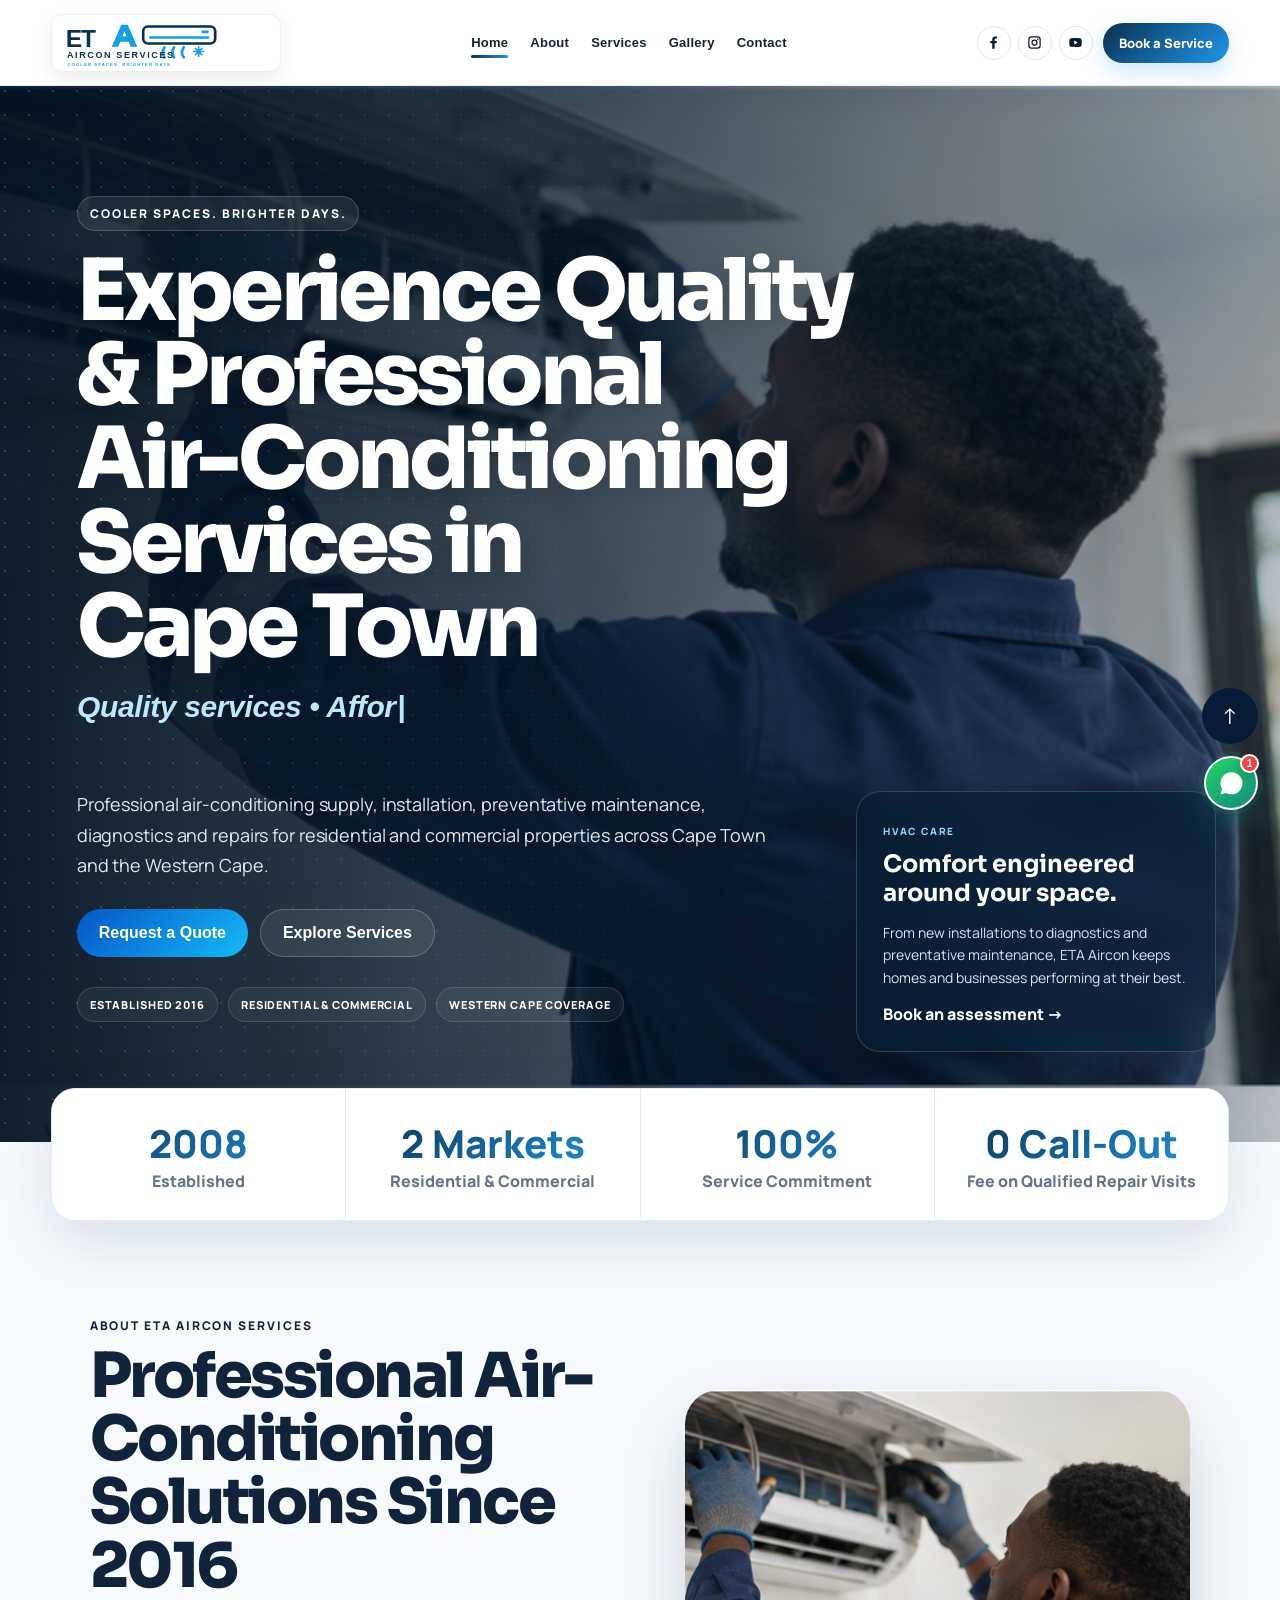
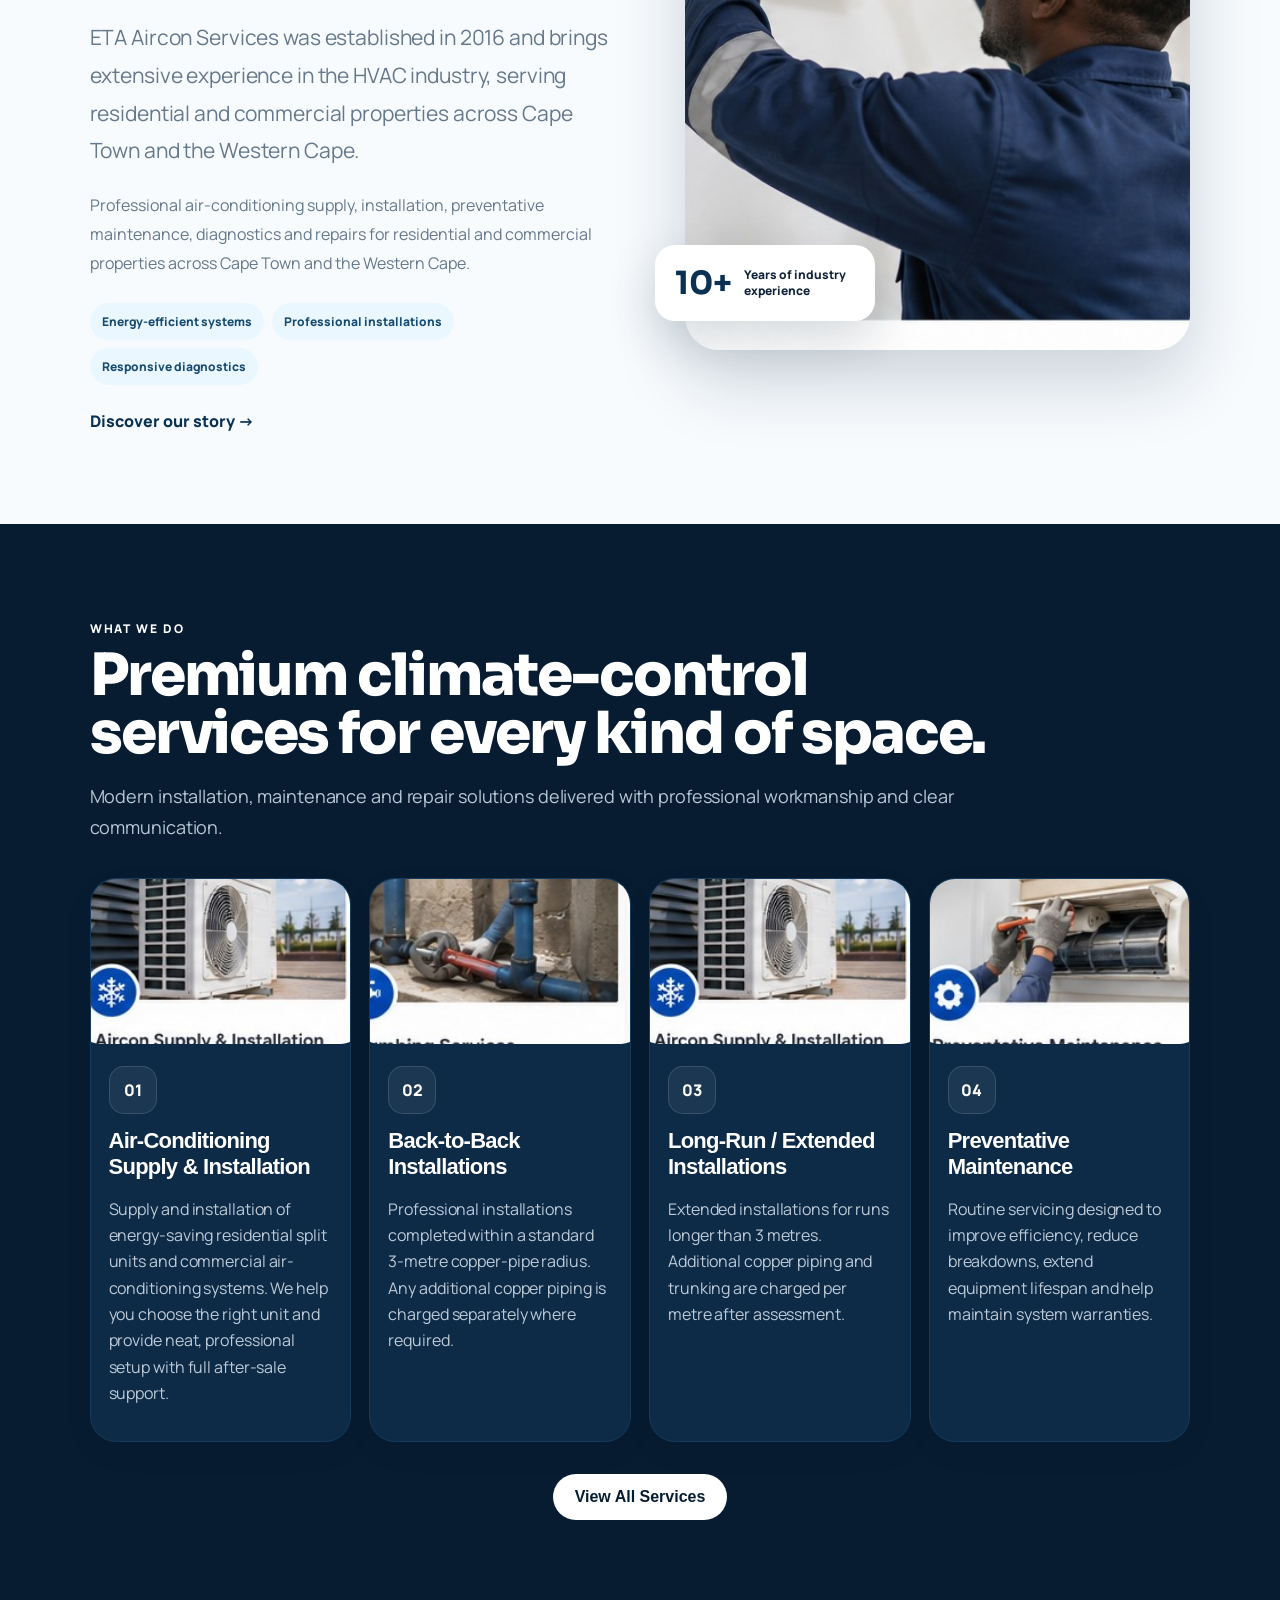
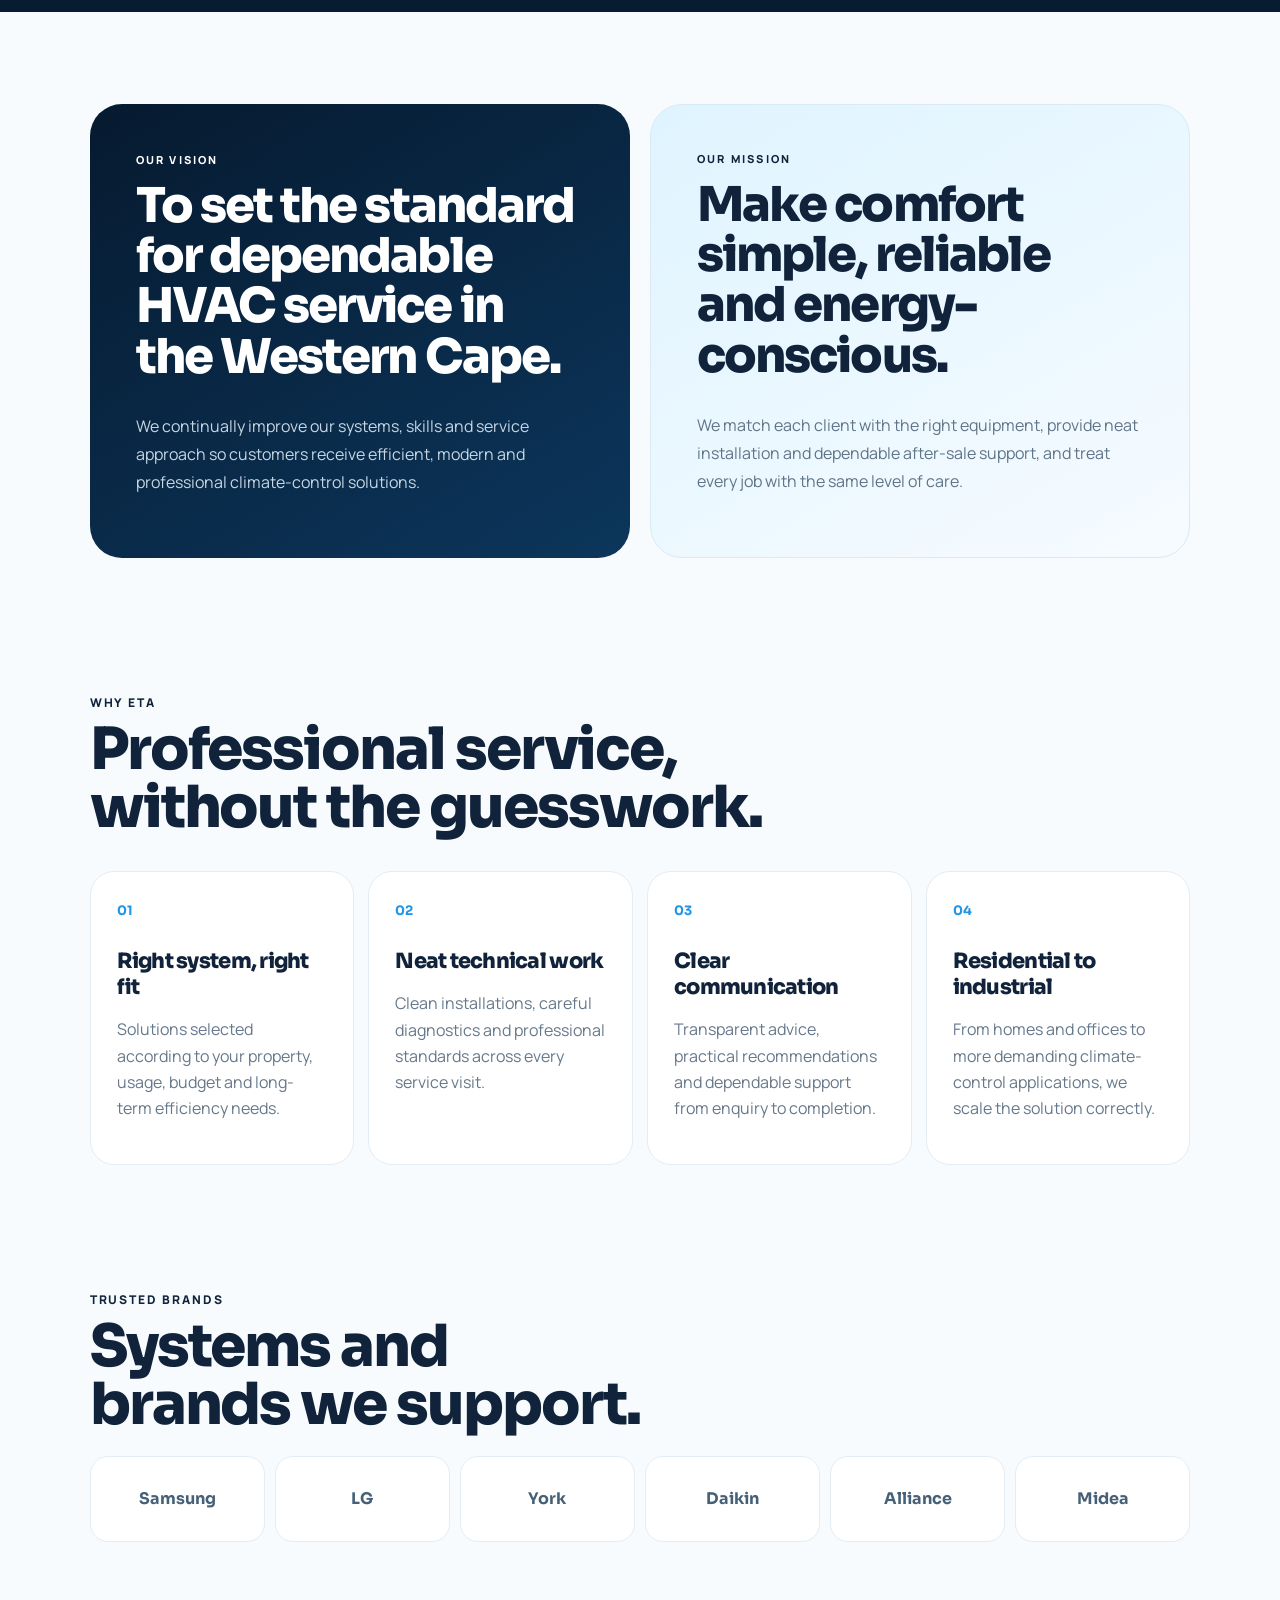
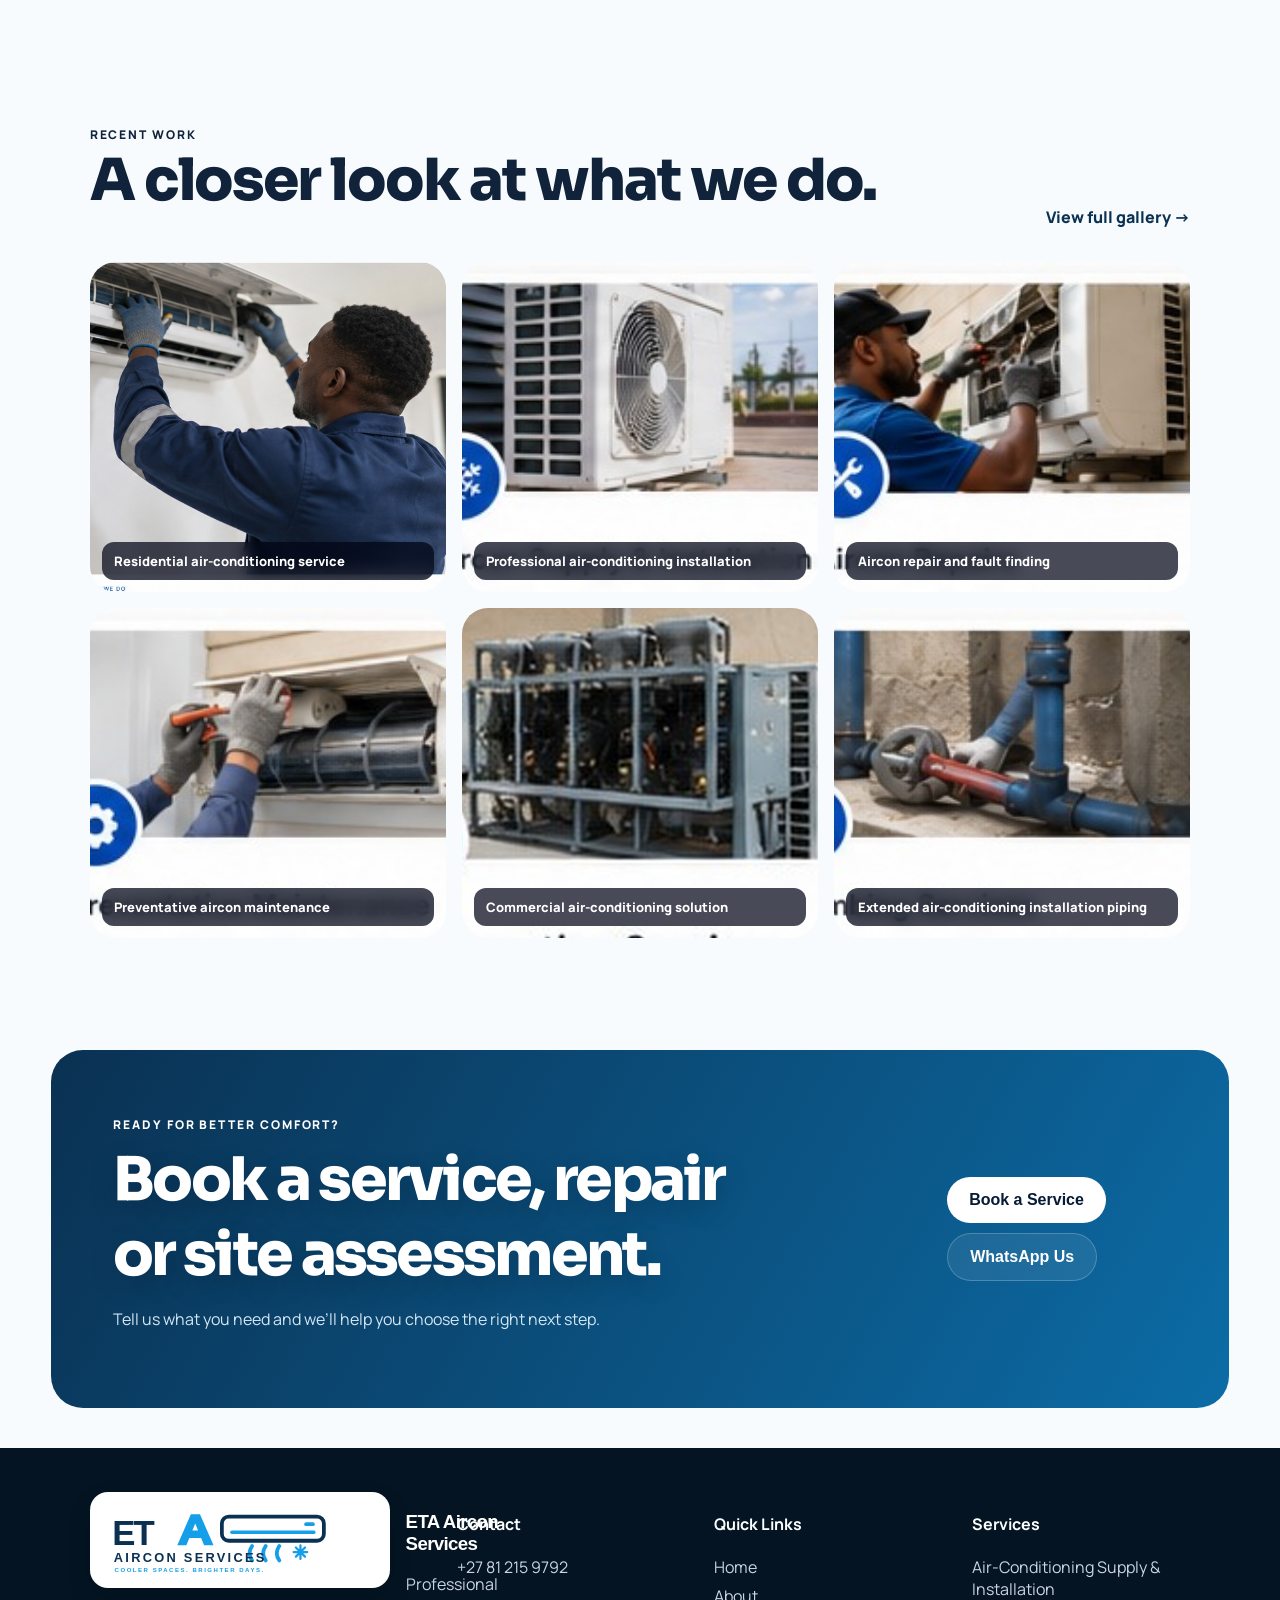
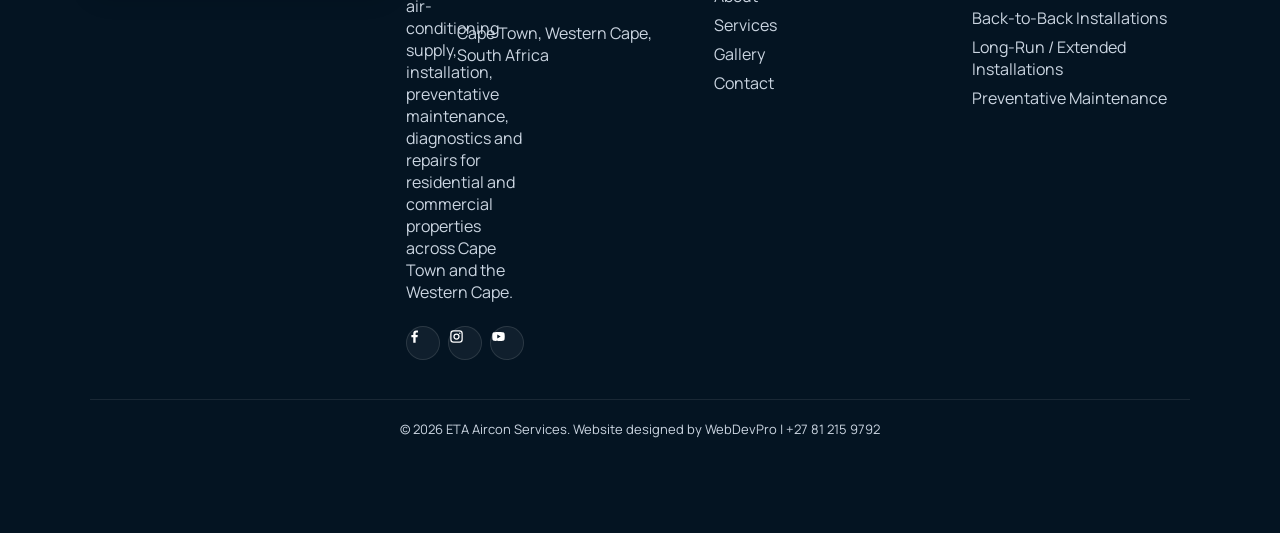
<file: index.html>
<!doctype html><html lang="en"><head><meta charset="UTF-8"><meta name="viewport" content="width=device-width,initial-scale=1"><meta name="theme-color" content="#071c31"><meta name="application-name" content="ETA Aircon Services"><meta name="apple-mobile-web-app-title" content="ETA Aircon"><meta name="description" content="ETA Aircon Services — professional air-conditioning supply, installation, maintenance, diagnostics and repairs across Cape Town and the Western Cape."><link rel="manifest" href="/manifest.webmanifest?v=eta-20260907-3"><link rel="icon" type="image/svg+xml" href="/images/eta-app-icon.svg?v=eta-20260907-3"><link rel="shortcut icon" href="/images/eta-app-icon.svg?v=eta-20260907-3"><link rel="apple-touch-icon" href="/images/eta-app-icon.svg?v=eta-20260907-3"><meta name="apple-mobile-web-app-capable" content="yes"><meta name="apple-mobile-web-app-status-bar-style" content="black-translucent"><link rel="preconnect" href="https://fonts.googleapis.com"><link rel="preconnect" href="https://fonts.gstatic.com" crossorigin><link href="https://fonts.googleapis.com/css2?family=Manrope:wght@400;500;600;700;800&family=Sora:wght@500;600;700;800&display=swap" rel="stylesheet"><link rel="stylesheet" href="/assets/style.css"><link rel="stylesheet" href="/assets/redesign.css"><link rel="stylesheet" href="/assets/identity.css?v=eta-20260907-3"><script src="/site-config.js?v=eta-20260907-3"></script><title>ETA Aircon Services | Cape Town HVAC Specialists</title></head><body data-page="home"><div id="siteHeader"></div><main><section id="top" class="hero heroPremium"><div class="heroNoise"></div><div class="heroContent premiumHeroContent"><span class="eyebrow js-slogan"></span><h1 id="heroTitle"></h1><p class="heroTyping" id="heroType"></p><p class="heroDesc js-description"></p><div class="actions"><a class="btn primary waQuote" target="_blank">Request a Quote</a><a class="btn glass" href="/services.html">Explore Services</a></div><div class="heroTrust"><span>Established 2016</span><span>Residential & Commercial</span><span>Western Cape Coverage</span></div></div><div class="heroPanel reveal"><span class="panelLabel">HVAC CARE</span><strong>Comfort engineered around your space.</strong><p>From new installations to diagnostics and preventative maintenance, ETA Aircon keeps homes and businesses performing at their best.</p><a href="/contact.html">Book an assessment →</a></div><div class="dots"></div></section><section class="floatingStats stats reveal"></section><section class="section introShowcase reveal"><div class="introCopy"><span class="kicker">ABOUT ETA AIRCON SERVICES</span><h2 class="js-about-heading"></h2><p class="lead js-about-intro"></p><p class="js-description"></p><div class="miniPoints"><span>Energy-efficient systems</span><span>Professional installations</span><span>Responsive diagnostics</span></div><a class="textLink" href="/about.html">Discover our story →</a></div><div class="introVisual"><img src="/images/hero-1.jpg" alt="ETA Aircon professional service"><div class="experienceBadge"><b>10+</b><span>Years of industry experience</span></div></div></section><section class="section servicesStage reveal"><div class="sectionHead wideHead"><span>WHAT WE DO</span><h2>Premium climate-control services for every kind of space.</h2><p>Modern installation, maintenance and repair solutions delivered with professional workmanship and clear communication.</p></div><div class="grid premiumServices" id="servicesPreview"></div><div class="center"><a class="btn dark" href="/services.html">View All Services</a></div></section><section class="section visionMission reveal"><div class="vmCard darkVm"><span>OUR VISION</span><h2>To set the standard for dependable HVAC service in the Western Cape.</h2><p>We continually improve our systems, skills and service approach so customers receive efficient, modern and professional climate-control solutions.</p></div><div class="vmCard lightVm"><span>OUR MISSION</span><h2>Make comfort simple, reliable and energy-conscious.</h2><p>We match each client with the right equipment, provide neat installation and dependable after-sale support, and treat every job with the same level of care.</p></div></section><section class="section whyPremium reveal"><div class="sectionHead"><span>WHY ETA</span><h2>Professional service, without the guesswork.</h2></div><div class="whyGrid"><article><b>01</b><h3>Right system, right fit</h3><p>Solutions selected according to your property, usage, budget and long-term efficiency needs.</p></article><article><b>02</b><h3>Neat technical work</h3><p>Clean installations, careful diagnostics and professional standards across every service visit.</p></article><article><b>03</b><h3>Clear communication</h3><p>Transparent advice, practical recommendations and dependable support from enquiry to completion.</p></article><article><b>04</b><h3>Residential to industrial</h3><p>From homes and offices to more demanding climate-control applications, we scale the solution correctly.</p></article></div></section><section class="section brandStrip reveal"><div class="sectionHead compactHead"><span>TRUSTED BRANDS</span><h2>Systems and brands we support.</h2></div><div class="brandPills"><span>Samsung</span><span>LG</span><span>York</span><span>Daikin</span><span>Alliance</span><span>Midea</span></div></section><section class="section reveal"><div class="sectionHead galleryHead"><span>RECENT WORK</span><h2>A closer look at what we do.</h2><a class="textLink" href="/gallery.html">View full gallery →</a></div><div class="gallery premiumGallery" id="galleryPreview"></div></section><section class="cta premiumCta reveal"><div><span>READY FOR BETTER COMFORT?</span><h2>Book a service, repair or site assessment.</h2><p>Tell us what you need and we’ll help you choose the right next step.</p></div><div class="ctaActions"><a class="btn light" href="/contact.html">Book a Service</a><a class="btn glass waQuote" target="_blank">WhatsApp Us</a></div></section></main><div id="siteFooter"></div><script src="/assets/app.js?v=eta-20260907-3"></script></body></html>
</file>
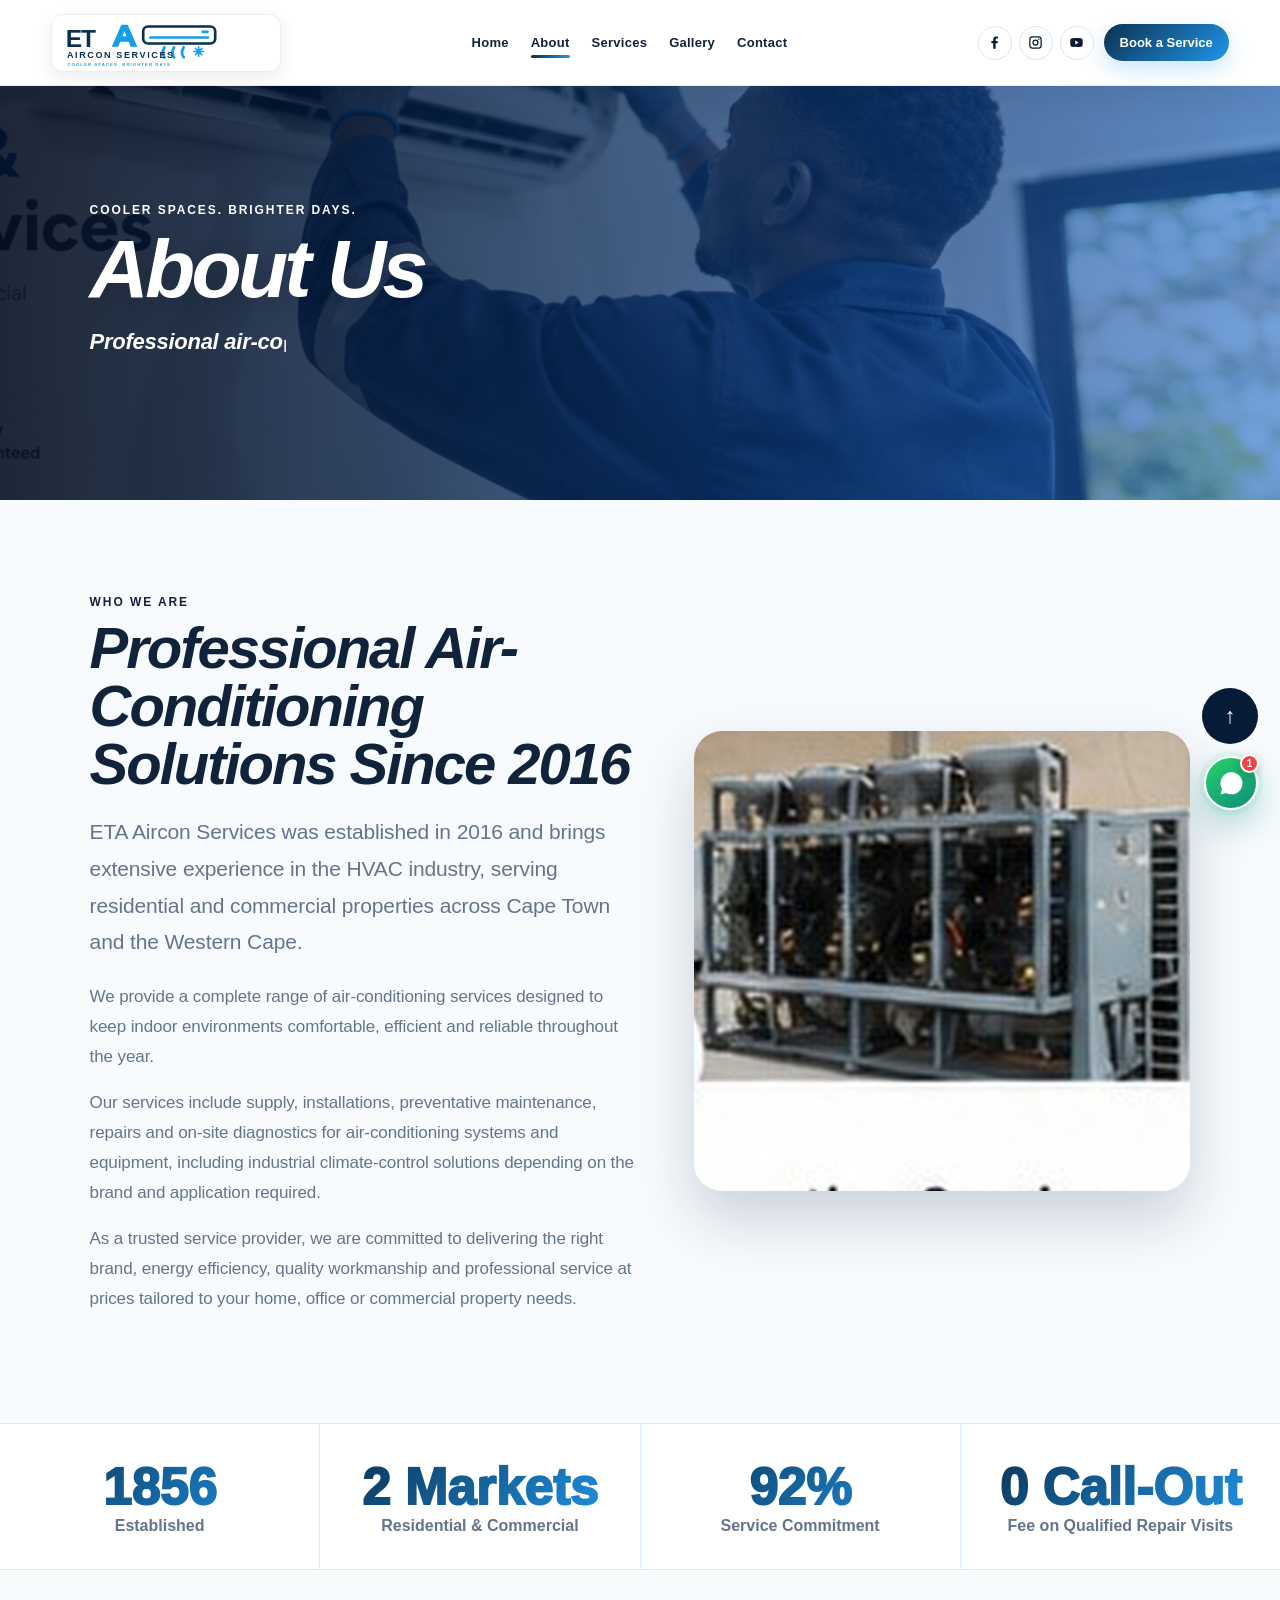
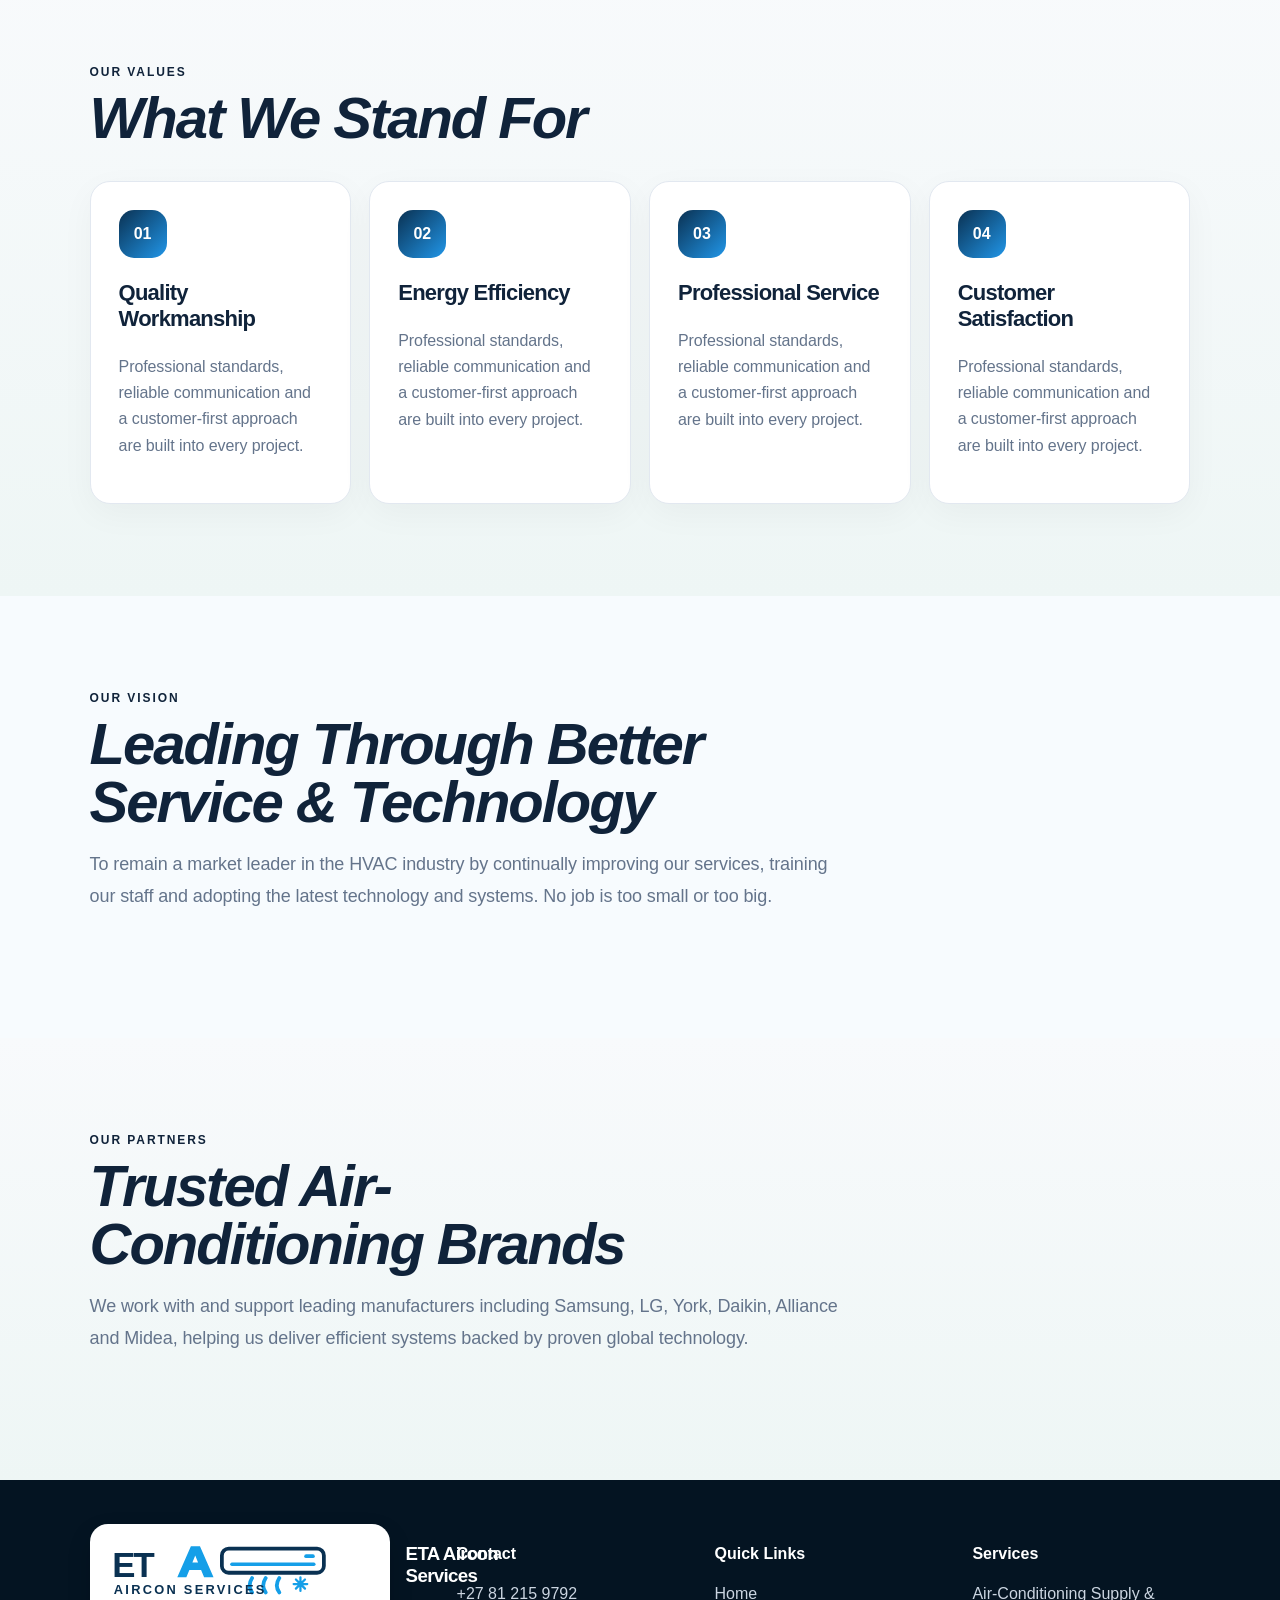
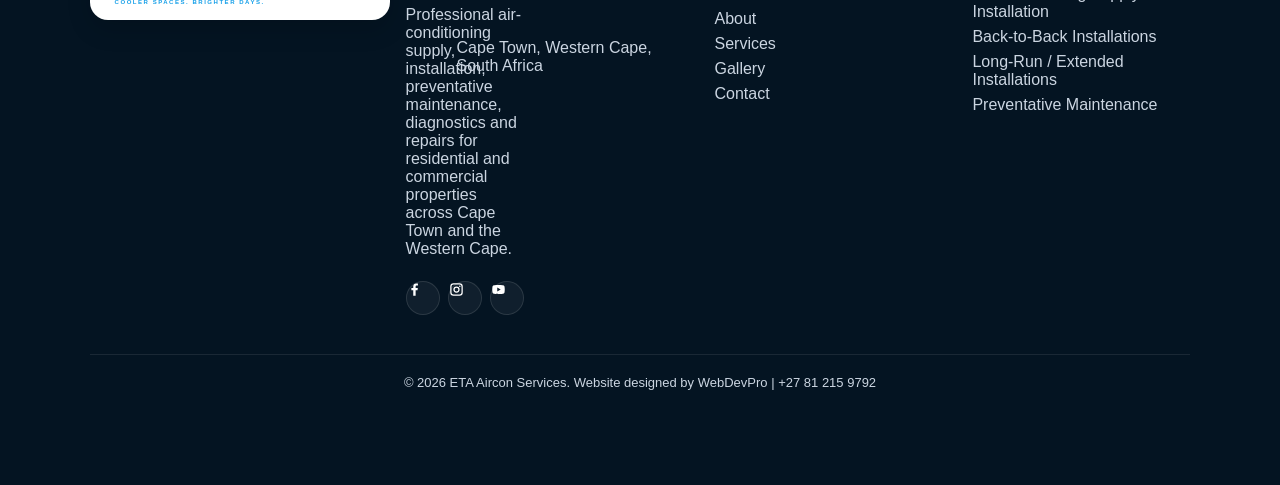
<file: about.html>
<!doctype html><html lang="en"><head><meta charset="UTF-8"><meta name="viewport" content="width=device-width,initial-scale=1"><meta name="theme-color" content="#071c31"><meta name="application-name" content="ETA Aircon Services"><meta name="apple-mobile-web-app-title" content="ETA Aircon"><link rel="manifest" href="/manifest.webmanifest?v=eta-20260907-3"><link rel="icon" type="image/svg+xml" href="/images/eta-app-icon.svg?v=eta-20260907-3"><link rel="shortcut icon" href="/images/eta-app-icon.svg?v=eta-20260907-3"><link rel="apple-touch-icon" href="/images/eta-app-icon.svg?v=eta-20260907-3"><meta name="apple-mobile-web-app-capable" content="yes"><link rel="stylesheet" href="/assets/style.css"><link rel="stylesheet" href="/assets/redesign.css"><link rel="stylesheet" href="/assets/identity.css?v=eta-20260907-3"><script src="/site-config.js?v=eta-20260907-3"></script><title>ETA Aircon Services | About Us</title></head><body data-page="about"><div id="siteHeader"></div><main><section id="top" class="pageHero"><div><span class="js-slogan"></span><h1>About Us</h1><p class="pageType" data-text="Professional air-conditioning solutions since 2016"></p></div></section><section class="section split reveal"><div><span class="kicker">WHO WE ARE</span><h2 class="js-about-heading"></h2><p class="lead js-about-intro"></p><div id="aboutParagraphs"></div></div><img src="/images/hero-2.jpg" alt="ETA Aircon Services"></section><section class="stats reveal"></section><section class="section alt reveal"><div class="sectionHead"><span>OUR VALUES</span><h2>What We Stand For</h2></div><div class="grid" id="valuesGrid"></div></section><section class="section reveal"><div class="sectionHead"><span>OUR VISION</span><h2>Leading Through Better Service & Technology</h2><p>To remain a market leader in the HVAC industry by continually improving our services, training our staff and adopting the latest technology and systems. No job is too small or too big.</p></div></section><section class="section alt reveal"><div class="sectionHead"><span>OUR PARTNERS</span><h2>Trusted Air-Conditioning Brands</h2><p>We work with and support leading manufacturers including Samsung, LG, York, Daikin, Alliance and Midea, helping us deliver efficient systems backed by proven global technology.</p></div></section></main><div id="siteFooter"></div><script src="/assets/app.js?v=eta-20260907-3"></script></body></html>
</file>
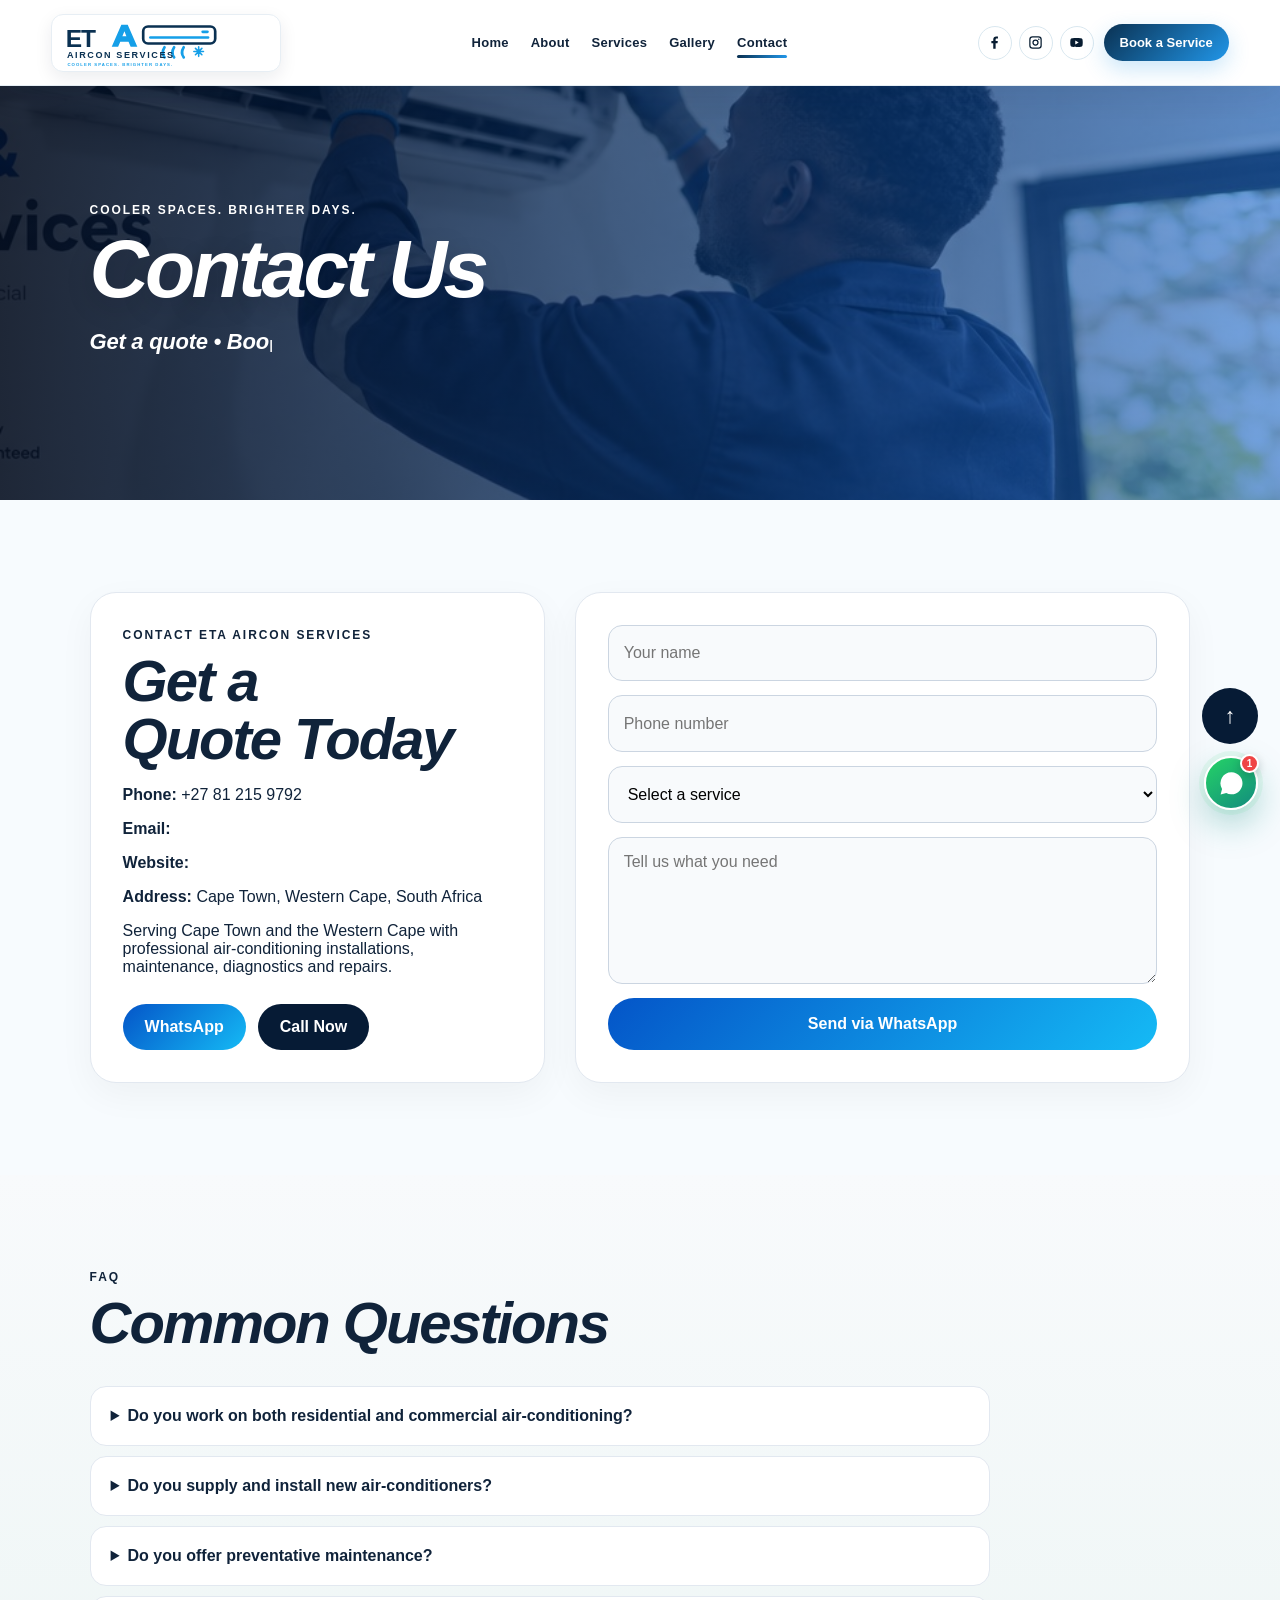
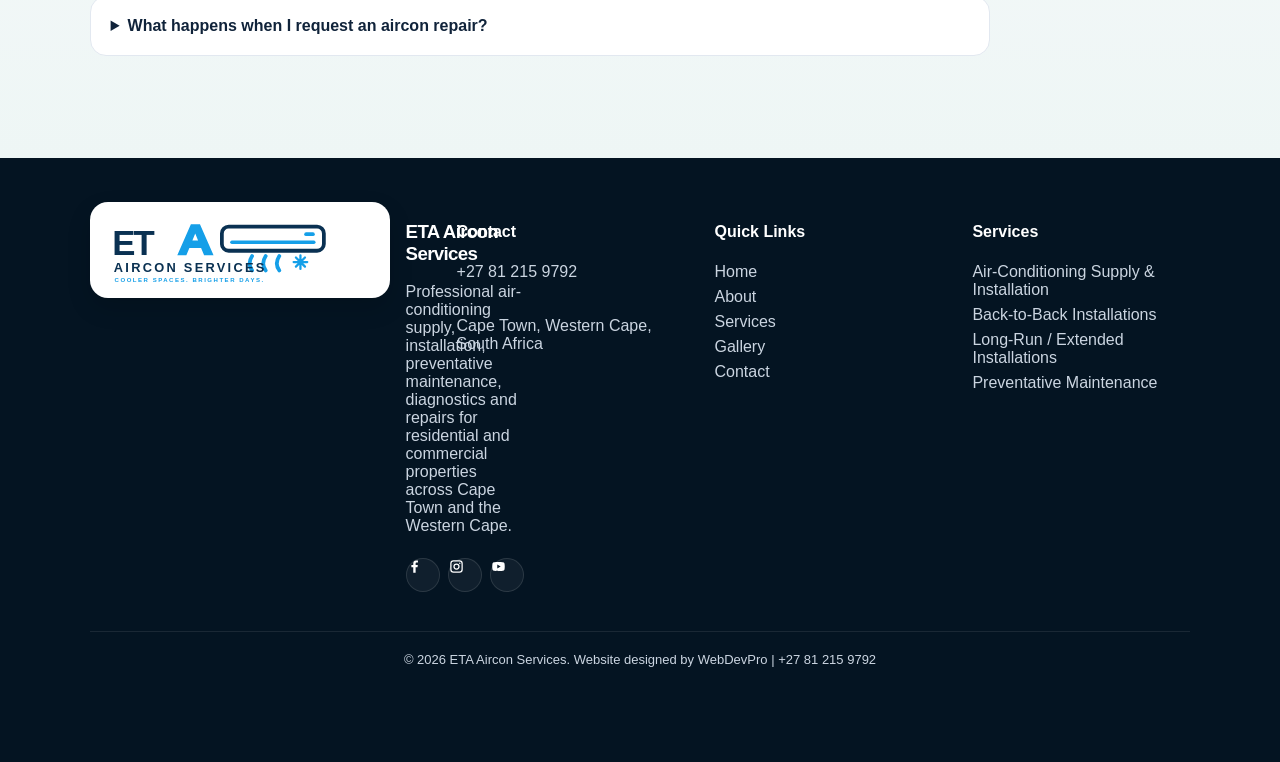
<file: contact.html>
<!doctype html><html lang="en"><head><meta charset="UTF-8"><meta name="viewport" content="width=device-width,initial-scale=1"><meta name="theme-color" content="#071c31"><meta name="application-name" content="ETA Aircon Services"><meta name="apple-mobile-web-app-title" content="ETA Aircon"><link rel="manifest" href="/manifest.webmanifest?v=eta-20260907-3"><link rel="icon" type="image/svg+xml" href="/images/eta-app-icon.svg?v=eta-20260907-3"><link rel="shortcut icon" href="/images/eta-app-icon.svg?v=eta-20260907-3"><link rel="apple-touch-icon" href="/images/eta-app-icon.svg?v=eta-20260907-3"><meta name="apple-mobile-web-app-capable" content="yes"><link rel="stylesheet" href="/assets/style.css"><link rel="stylesheet" href="/assets/redesign.css"><link rel="stylesheet" href="/assets/identity.css?v=eta-20260907-3"><script src="/site-config.js?v=eta-20260907-3"></script><title>ETA Aircon Services | Contact</title></head><body data-page="contact"><div id="siteHeader"></div><main><section id="top" class="pageHero"><div><span class="js-slogan"></span><h1>Contact Us</h1><p class="pageType" data-text="Get a quote • Book an installation • Request a technician"></p></div></section><section class="section contactGrid reveal"><div class="contactCard"><span class="kicker">CONTACT ETA AIRCON SERVICES</span><h2>Get a Quote Today</h2><div id="contactDetails"></div><p>Serving Cape Town and the Western Cape with professional air-conditioning installations, maintenance, diagnostics and repairs.</p><div class="actions"><a class="btn primary waQuote" target="_blank">WhatsApp</a><a class="btn dark telLink">Call Now</a></div></div><form class="contactForm" id="contactForm"><input name="name" placeholder="Your name" required><input name="phone" placeholder="Phone number" required><select name="service" id="serviceSelect" required></select><textarea name="message" placeholder="Tell us what you need" rows="6"></textarea><button class="btn primary" type="submit">Send via WhatsApp</button></form></section><section class="section alt reveal"><div class="sectionHead"><span>FAQ</span><h2>Common Questions</h2></div><div class="faq" id="faqList"></div></section></main><div id="siteFooter"></div><script src="/assets/app.js?v=eta-20260907-3"></script></body></html>
</file>
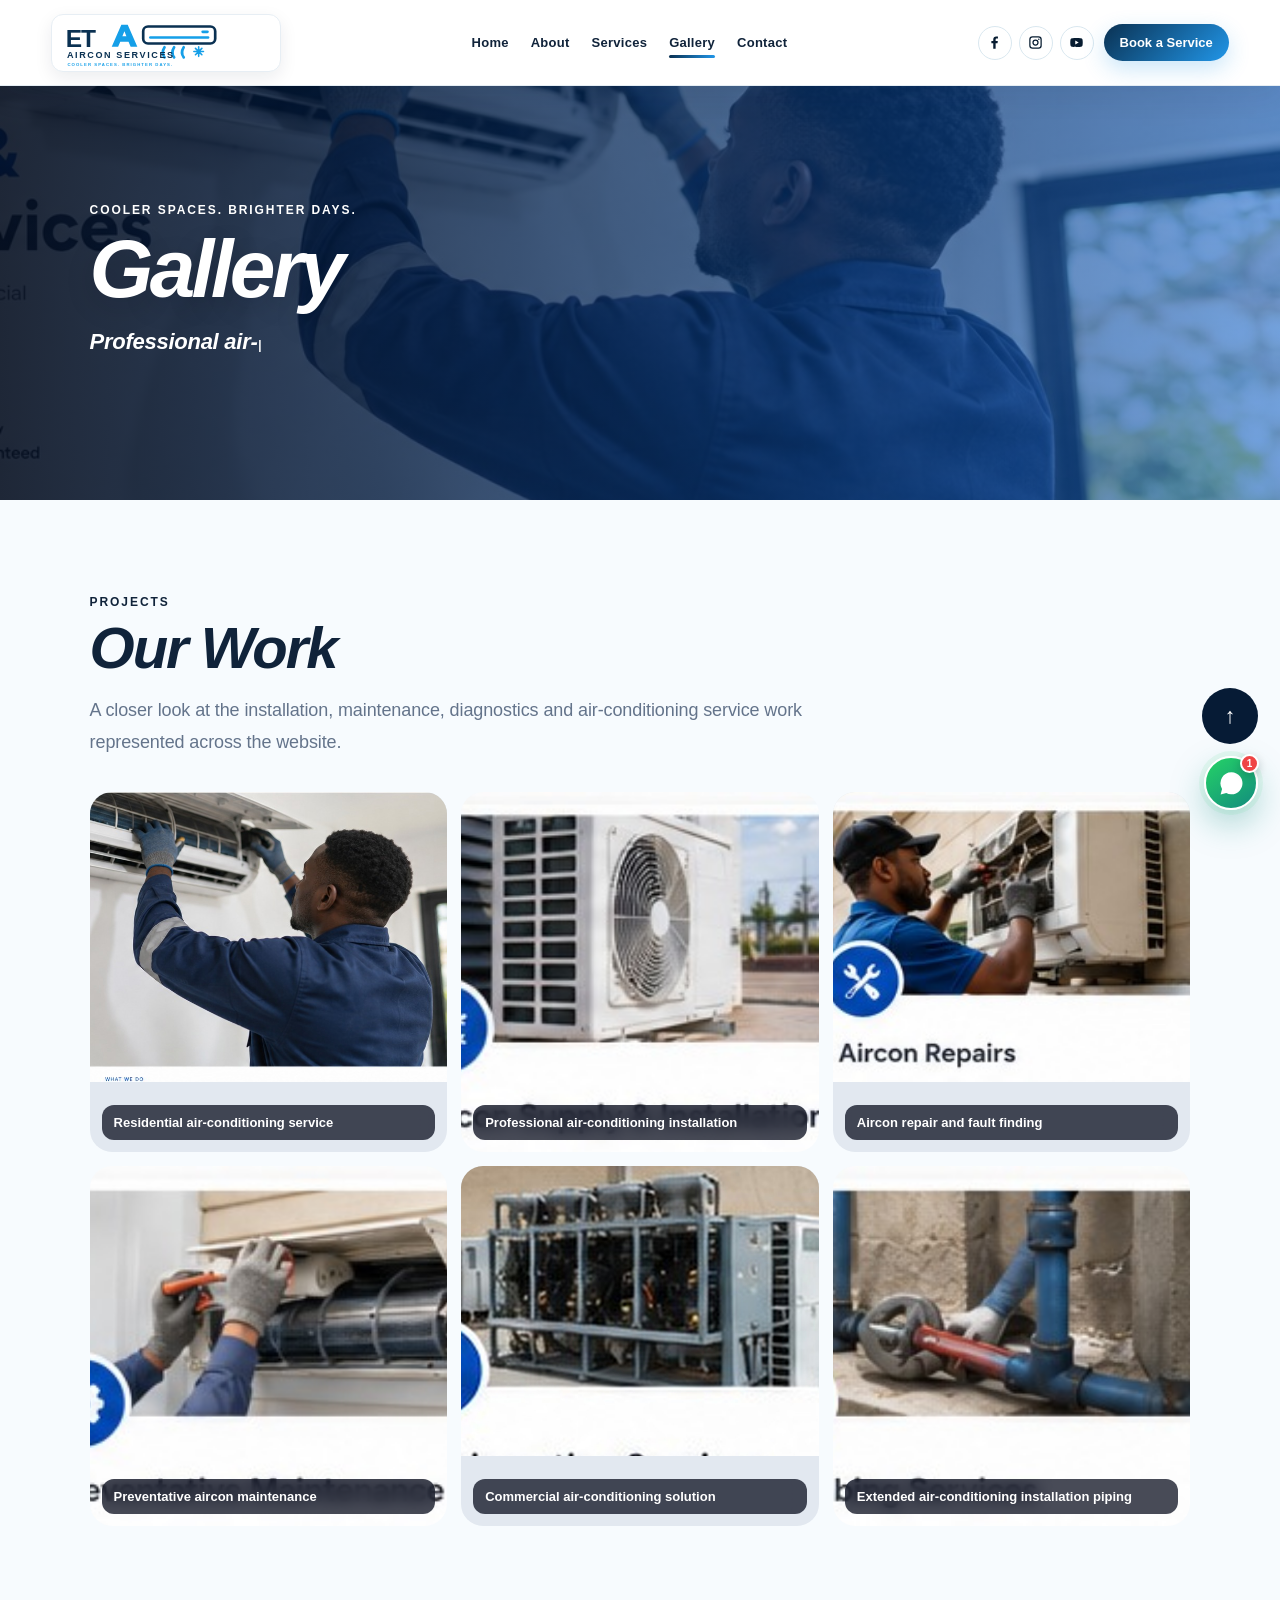
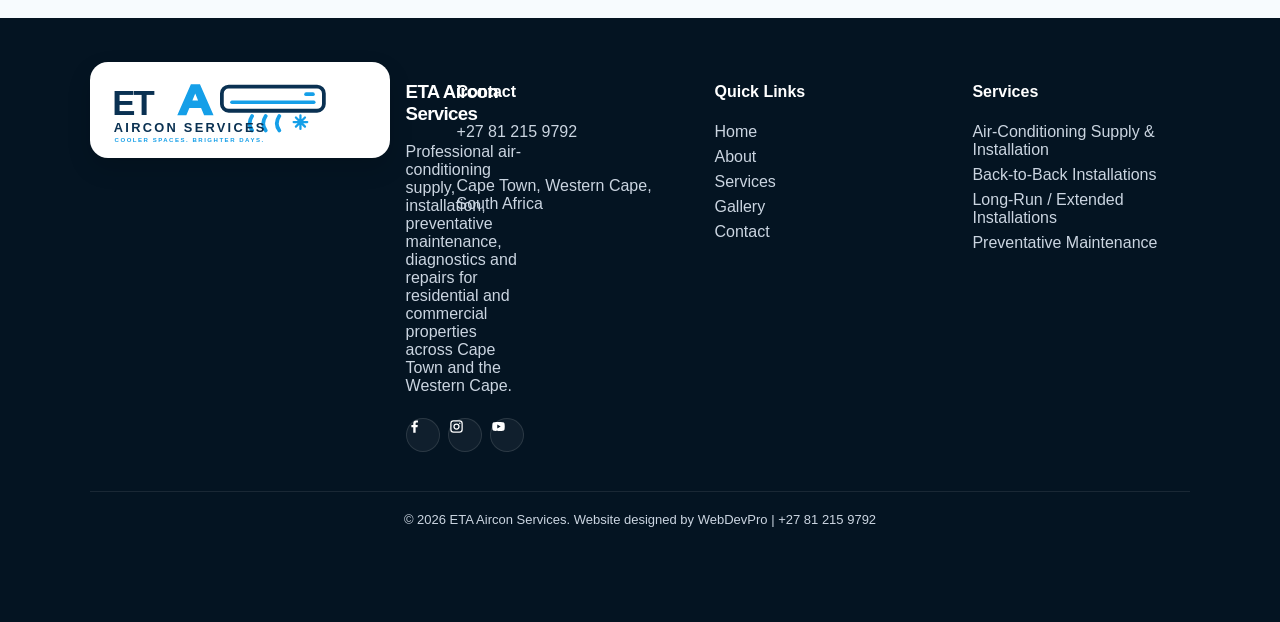
<file: gallery.html>
<!doctype html><html lang="en"><head><meta charset="UTF-8"><meta name="viewport" content="width=device-width,initial-scale=1"><meta name="theme-color" content="#071c31"><meta name="application-name" content="ETA Aircon Services"><meta name="apple-mobile-web-app-title" content="ETA Aircon"><link rel="manifest" href="/manifest.webmanifest?v=eta-20260907-3"><link rel="icon" type="image/svg+xml" href="/images/eta-app-icon.svg?v=eta-20260907-3"><link rel="shortcut icon" href="/images/eta-app-icon.svg?v=eta-20260907-3"><link rel="apple-touch-icon" href="/images/eta-app-icon.svg?v=eta-20260907-3"><meta name="apple-mobile-web-app-capable" content="yes"><link rel="stylesheet" href="/assets/style.css"><link rel="stylesheet" href="/assets/redesign.css"><link rel="stylesheet" href="/assets/identity.css?v=eta-20260907-3"><script src="/site-config.js?v=eta-20260907-3"></script><title>ETA Aircon Services | Gallery</title></head><body data-page="gallery"><div id="siteHeader"></div><main><section id="top" class="pageHero"><div><span class="js-slogan"></span><h1>Gallery</h1><p class="pageType" data-text="Professional air-conditioning work across Cape Town"></p></div></section><section class="section reveal"><div class="sectionHead"><span>PROJECTS</span><h2>Our Work</h2><p>A closer look at the installation, maintenance, diagnostics and air-conditioning service work represented across the website.</p></div><div class="gallery masonry" id="galleryGrid"></div></section></main><div id="siteFooter"></div><script src="/assets/app.js?v=eta-20260907-3"></script></body></html>
</file>
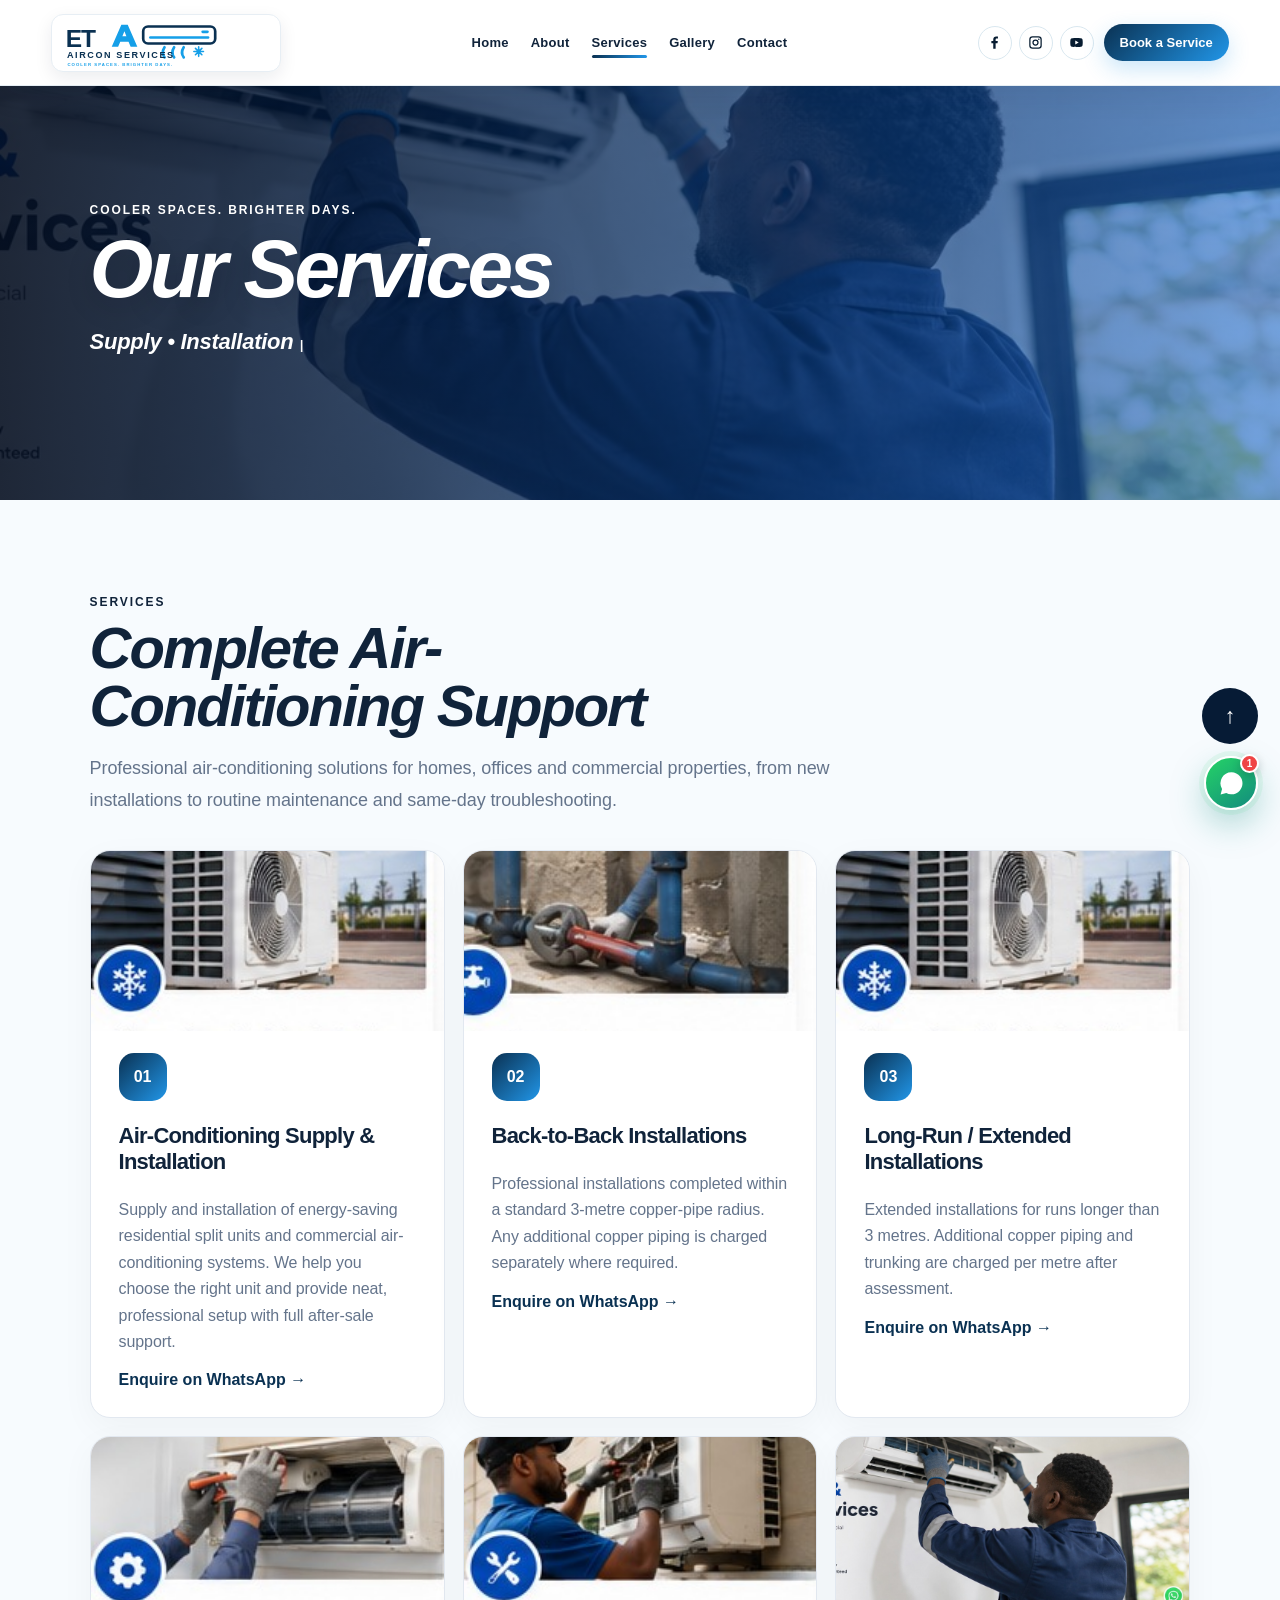
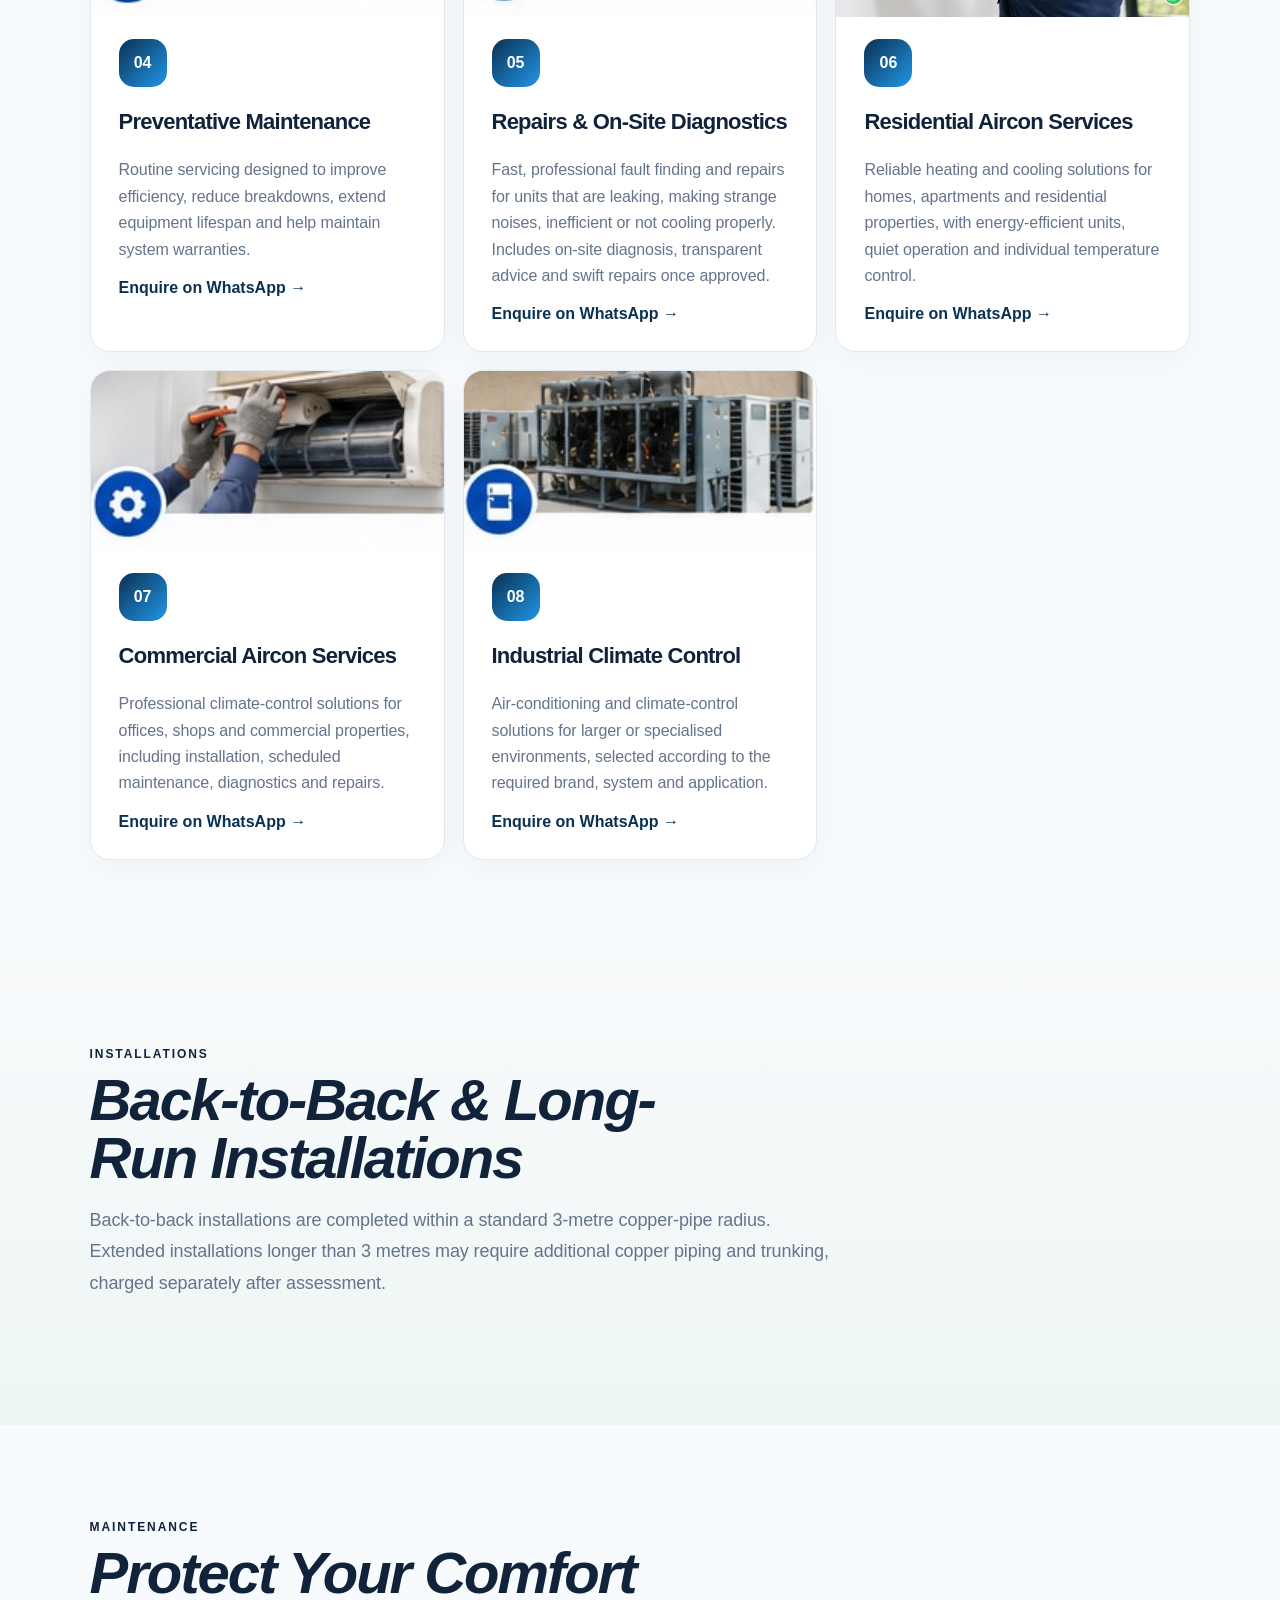
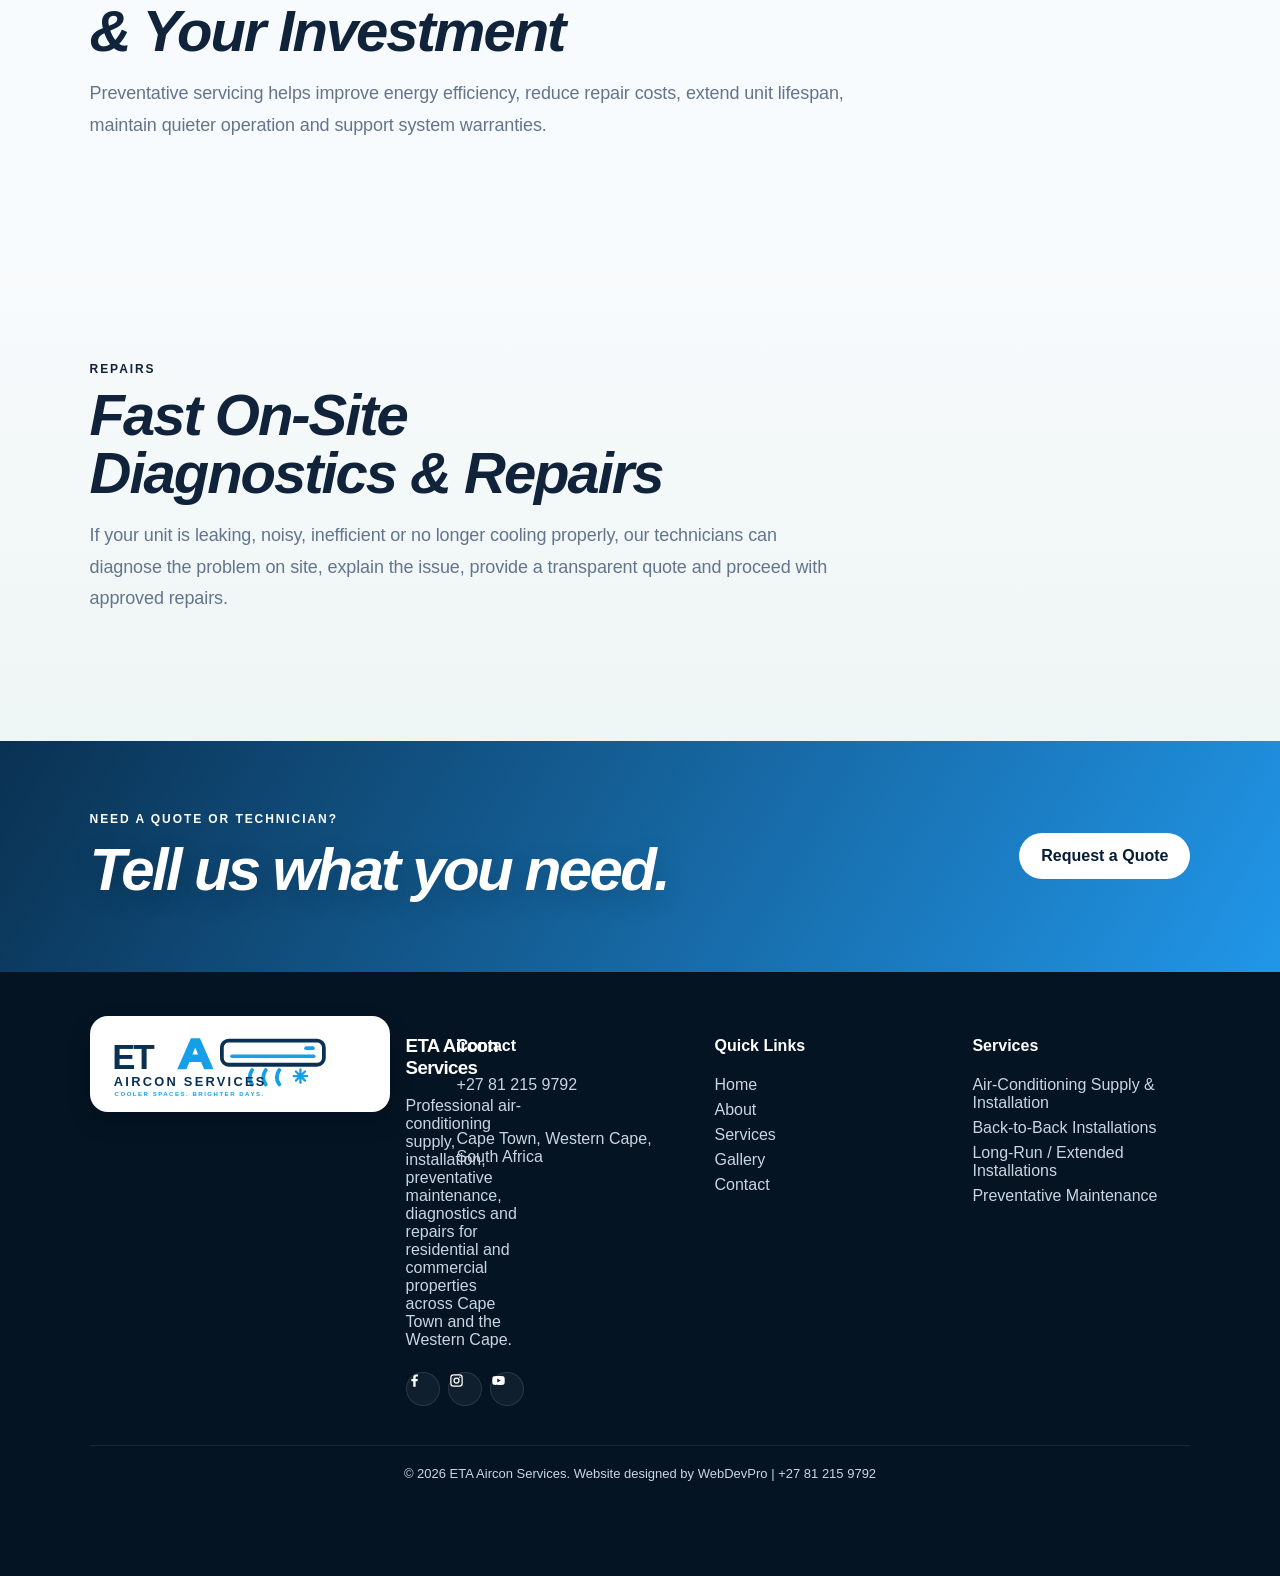
<file: services.html>
<!doctype html><html lang="en"><head><meta charset="UTF-8"><meta name="viewport" content="width=device-width,initial-scale=1"><meta name="theme-color" content="#071c31"><meta name="application-name" content="ETA Aircon Services"><meta name="apple-mobile-web-app-title" content="ETA Aircon"><link rel="manifest" href="/manifest.webmanifest?v=eta-20260907-3"><link rel="icon" type="image/svg+xml" href="/images/eta-app-icon.svg?v=eta-20260907-3"><link rel="shortcut icon" href="/images/eta-app-icon.svg?v=eta-20260907-3"><link rel="apple-touch-icon" href="/images/eta-app-icon.svg?v=eta-20260907-3"><meta name="apple-mobile-web-app-capable" content="yes"><link rel="stylesheet" href="/assets/style.css"><link rel="stylesheet" href="/assets/redesign.css"><link rel="stylesheet" href="/assets/identity.css?v=eta-20260907-3"><script src="/site-config.js?v=eta-20260907-3"></script><title>ETA Aircon Services | Services</title></head><body data-page="services"><div id="siteHeader"></div><main><section id="top" class="pageHero"><div><span class="js-slogan"></span><h1>Our Services</h1><p class="pageType" data-text="Supply • Installation • Maintenance • Diagnostics • Repairs"></p></div></section><section class="section reveal"><div class="sectionHead"><span>SERVICES</span><h2>Complete Air-Conditioning Support</h2><p>Professional air-conditioning solutions for homes, offices and commercial properties, from new installations to routine maintenance and same-day troubleshooting.</p></div><div class="grid three" id="servicesGrid"></div></section><section class="section alt reveal"><div class="sectionHead"><span>INSTALLATIONS</span><h2>Back-to-Back & Long-Run Installations</h2><p>Back-to-back installations are completed within a standard 3-metre copper-pipe radius. Extended installations longer than 3 metres may require additional copper piping and trunking, charged separately after assessment.</p></div></section><section class="section reveal"><div class="sectionHead"><span>MAINTENANCE</span><h2>Protect Your Comfort & Your Investment</h2><p>Preventative servicing helps improve energy efficiency, reduce repair costs, extend unit lifespan, maintain quieter operation and support system warranties.</p></div></section><section class="section alt reveal"><div class="sectionHead"><span>REPAIRS</span><h2>Fast On-Site Diagnostics & Repairs</h2><p>If your unit is leaking, noisy, inefficient or no longer cooling properly, our technicians can diagnose the problem on site, explain the issue, provide a transparent quote and proceed with approved repairs.</p></div></section><section class="cta reveal"><div><span>NEED A QUOTE OR TECHNICIAN?</span><h2>Tell us what you need.</h2></div><a class="btn light" href="/contact.html">Request a Quote</a></section></main><div id="siteFooter"></div><script src="/assets/app.js?v=eta-20260907-3"></script></body></html>
</file>
<file: assets/style.css>
:root{--primary:#0f766e;--secondary:#0ea5e9;--accent:#f59e0b;--dark:#0f172a;--muted:#64748b;--surface:#f8fafc;font-family:Inter,Arial,Helvetica,sans-serif;color:#0f172a;background:#fff;scroll-behavior:smooth}*{box-sizing:border-box}html,body{margin:0;min-height:100%}body{overflow-x:hidden}a{text-decoration:none;color:inherit}button,input,textarea,select{font:inherit}.header{height:78px;display:flex;align-items:center;justify-content:space-between;padding:0 max(5vw,22px);position:sticky;top:0;background:#ffffffee;backdrop-filter:blur(18px);z-index:80;box-shadow:0 2px 20px #0206170b}.brand{display:flex;align-items:center;gap:11px}.brand img{width:50px;height:50px;object-fit:contain}.brand span{display:flex;flex-direction:column}.brand strong{font-size:16px}.brand small{font-size:10px;color:var(--muted);max-width:190px}.desktopNav{display:flex;gap:26px}.desktopNav a{font-weight:700;font-size:14px;position:relative}.desktopNav a:after{content:"";position:absolute;left:0;right:100%;bottom:-8px;height:3px;border-radius:9px;background:linear-gradient(90deg,var(--primary),var(--secondary));transition:.25s}.desktopNav a:hover:after,.desktopNav a.active:after{right:0}.menuBtn{display:none;border:0;background:none;font-size:28px}.mobileMenu{display:none;position:fixed;top:78px;left:0;right:0;background:white;z-index:75;padding:20px 24px;gap:16px;box-shadow:0 18px 30px #02061720}.mobileMenu.open{display:grid}.mobileMenu a{font-weight:800;padding:8px 0}.hero{min-height:82vh;background-size:cover;background-position:center;display:flex;align-items:center;position:relative;color:white;padding:80px max(7vw,24px);overflow:hidden}.hero:before{content:"";position:absolute;width:420px;height:420px;border-radius:50%;background:radial-gradient(circle,var(--secondary),transparent 68%);filter:blur(50px);opacity:.18;right:-100px;top:-90px;animation:floatGlow 7s ease-in-out infinite}.heroContent{position:relative;max-width:820px;z-index:2}.eyebrow,.kicker,.sectionHead span,.cta span,.pageHero span{font-size:12px;font-weight:900;letter-spacing:.2em;text-transform:uppercase}.eyebrow{display:inline-flex;align-items:center;gap:8px;padding:8px 12px;border-radius:999px;background:#ffffff16;border:1px solid #ffffff2b}.hero h1{font-size:clamp(46px,7vw,92px);line-height:.94;margin:18px 0;max-width:950px}.heroEnter{animation:heroIn .8s cubic-bezier(.2,.8,.2,1)}.heroTyping{font-size:clamp(19px,2.4vw,30px);font-weight:850;min-height:45px;margin:0 0 12px;color:#dff8ff}.cursor{animation:blink .7s infinite}.heroDesc{font-size:18px;line-height:1.7;max-width:700px;color:#e2e8f0}.actions{display:flex;gap:12px;flex-wrap:wrap;margin-top:28px}.btn{border:0;padding:14px 22px;border-radius:999px;font-weight:900;display:inline-flex;align-items:center;justify-content:center;cursor:pointer;transition:.25s}.btn:hover{transform:translateY(-3px);box-shadow:0 12px 30px #02061728}.primary{background:linear-gradient(135deg,var(--primary),var(--secondary));color:#fff}.dark{background:var(--dark);color:#fff}.light{background:#fff;color:var(--dark)}.glass{background:#ffffff14;color:#fff;border:1px solid #ffffff36;backdrop-filter:blur(10px)}.dots{position:absolute;bottom:30px;display:flex;gap:8px;z-index:3}.dots button{width:11px;height:11px;border:0;border-radius:50%;opacity:.55;cursor:pointer}.dots .active{opacity:1;transform:scale(1.45);background:var(--accent)}.section{padding:92px max(7vw,24px)}.alt{background:linear-gradient(180deg,#f8fafc,#eef6f5)}.sectionHead{max-width:760px;margin-bottom:34px}.sectionHead h2,.split h2,.contactCard h2{font-size:clamp(34px,5vw,58px);line-height:1;margin:9px 0 18px}.sectionHead p,.lead,.leadSmall{color:var(--muted);font-size:18px;line-height:1.75}.lead{font-size:21px}.leadSmall{font-size:17px}.grid{display:grid;grid-template-columns:repeat(4,1fr);gap:18px}.grid.three{grid-template-columns:repeat(3,1fr)}.card{background:#fff;border:1px solid #e2e8f0;border-radius:24px;padding:28px;box-shadow:0 10px 34px #0206170a;transition:.28s;overflow:hidden;position:relative}.card:before{content:"";position:absolute;inset:auto -30% -65% auto;width:180px;height:180px;border-radius:50%;background:linear-gradient(135deg,var(--primary),var(--secondary));opacity:.08}.lift:hover{transform:translateY(-9px) rotateX(2deg);box-shadow:0 24px 60px #02061718}.cardIcon{width:48px;height:48px;border-radius:15px;display:grid;place-items:center;background:linear-gradient(135deg,var(--primary),var(--secondary));color:white;font-weight:900}.card h3{font-size:22px}.card p{line-height:1.65;color:var(--muted)}.serviceCard a,.textLink{font-weight:900;color:var(--primary)}.center{text-align:center;margin-top:32px}.stats{display:grid;grid-template-columns:repeat(4,1fr);gap:1px;background:#dbeafe;border-top:1px solid #e2e8f0;border-bottom:1px solid #e2e8f0}.stat{background:#fff;text-align:center;padding:34px 15px}.counterNum{font-size:clamp(34px,4vw,54px);font-weight:950;background:linear-gradient(135deg,var(--primary),var(--secondary));-webkit-background-clip:text;color:transparent}.stat span{color:var(--muted);font-weight:800}.split{display:grid;grid-template-columns:1.05fr .95fr;gap:55px;align-items:center}.split img{width:100%;height:460px;object-fit:cover;border-radius:30px;box-shadow:0 28px 70px #0206171c}.gallery{display:grid;grid-template-columns:repeat(3,1fr);gap:14px}.galleryItem{margin:0;position:relative;overflow:hidden;border-radius:22px;background:#e2e8f0}.galleryItem img{width:100%;height:290px;object-fit:cover;display:block;transition:.5s}.galleryItem:hover img{transform:scale(1.075)}.galleryItem figcaption{position:absolute;left:12px;right:12px;bottom:12px;background:#020617b8;color:#fff;padding:10px 12px;border-radius:12px;font-size:13px;font-weight:800;backdrop-filter:blur(8px)}.masonry .galleryItem:nth-child(2n) img{height:360px}.cta{padding:68px max(7vw,24px);display:flex;align-items:center;justify-content:space-between;gap:30px;background:linear-gradient(120deg,var(--primary),var(--secondary));color:white}.cta h2{font-size:clamp(34px,5vw,60px);margin:8px 0 0}.pageHero{min-height:46vh;background-size:cover;background-position:center;display:flex;align-items:center;color:white;padding:80px max(7vw,24px);background-image:linear-gradient(90deg,rgba(2,6,23,.84),rgba(2,6,23,.35)),url('/images/hero-1.svg')}.pageHero>div{max-width:850px}.pageHero h1{font-size:clamp(46px,7vw,82px);margin:12px 0;line-height:.95}.pageHero p{font-size:22px;min-height:35px}.contactGrid{display:grid;grid-template-columns:.85fr 1.15fr;gap:30px}.contactCard,.contactForm{padding:32px;border-radius:26px;background:#fff;border:1px solid #e2e8f0;box-shadow:0 12px 36px #0206170b}.contactForm{display:grid;gap:14px}.contactForm input,.contactForm textarea,.contactForm select{width:100%;border:1px solid #cbd5e1;border-radius:14px;padding:15px;background:#f8fafc}.faq{max-width:900px}.faq details{background:#fff;border:1px solid #e2e8f0;padding:20px;border-radius:16px;margin:10px 0}.faq summary{font-weight:900;cursor:pointer}.faq p{color:var(--muted);line-height:1.65}footer{background:#07111f;color:#cbd5e1;padding:55px max(7vw,24px) 95px}.footerGrid{display:grid;grid-template-columns:2fr 1fr 1fr;gap:40px}.footerGrid h3,.footerGrid h4{color:#fff}.footerGrid a{display:block;margin:7px 0}.footerBottom{border-top:1px solid #ffffff16;margin-top:32px;padding-top:20px;text-align:center;font-size:13px}.chatButton,.backTop{position:fixed;right:22px;border:0;border-radius:50%;width:56px;height:56px;display:grid;place-items:center;z-index:65;cursor:pointer}.chatButton{bottom:90px;background:#22c55e;color:#fff;font-size:25px}.backTop{bottom:156px;background:var(--dark);color:#fff;font-size:22px}.pulse{animation:pulse 2.1s infinite}.chatBox{position:fixed;right:22px;bottom:156px;width:min(390px,calc(100vw - 28px));height:min(600px,72vh);background:#fff;border-radius:24px;z-index:64;box-shadow:0 26px 80px #02061750;display:flex;flex-direction:column;overflow:hidden;border:1px solid #e2e8f0}.chatHead{background:linear-gradient(135deg,var(--primary),var(--secondary));color:white;padding:16px 18px;display:flex;justify-content:space-between;align-items:center}.chatHead div{display:flex;flex-direction:column}.chatHead small{opacity:.85}.chatHead button{border:0;background:#ffffff18;color:white;border-radius:50%;width:34px;height:34px}.chatMessages{padding:16px;display:flex;flex-direction:column;gap:10px;overflow:auto;flex:1;background:#f8fafc}.bubble{padding:11px 13px;border-radius:15px;max-width:86%;line-height:1.45;font-size:14px}.bubble.bot{background:white;border:1px solid #e2e8f0;align-self:flex-start}.bubble.user{background:linear-gradient(135deg,var(--primary),var(--secondary));color:#fff;align-self:flex-end}.quickReplies{padding:12px;display:grid;grid-template-columns:1fr 1fr;gap:8px}.quickReplies button{border:1px solid #cbd5e1;background:#fff;border-radius:12px;padding:10px;font-weight:800;cursor:pointer}.chatInput{display:flex;padding:12px;border-top:1px solid #e2e8f0;gap:8px}.chatInput input{flex:1;border:1px solid #cbd5e1;border-radius:999px;padding:12px 14px}.chatInput button{width:44px;border:0;border-radius:50%;background:var(--primary);color:#fff}.full{width:calc(100% - 24px);margin:12px}.mobileFooter{display:none}.installNudge{position:fixed;left:22px;bottom:22px;z-index:67;background:#fff;border-radius:18px;box-shadow:0 18px 55px #02061738;border:1px solid #e2e8f0;padding:14px;display:flex;align-items:center;gap:12px;max-width:430px}.installSymbol{font-size:24px;color:var(--primary);font-weight:900}.installNudge div{display:flex;flex-direction:column;flex:1}.installNudge small{font-size:12px;color:var(--muted)}.installNudge button{border:0;border-radius:999px;padding:9px 13px;background:var(--primary);color:#fff;font-weight:900}.installNudge .nudgeClose{background:#e2e8f0;color:#334155;padding:6px 9px}.modalShade{position:fixed;inset:0;background:#0206179c;z-index:100;display:grid;place-items:center;padding:20px}.installHelp{background:#fff;border-radius:24px;padding:30px;max-width:420px;text-align:center}.installIcon{font-size:42px;color:var(--primary)}.reveal{opacity:0;transform:translateY(28px);transition:opacity .7s ease,transform .7s ease}.reveal.visible{opacity:1;transform:none}@keyframes blink{50%{opacity:0}}@keyframes heroIn{from{opacity:0;transform:translateY(28px) scale(.98)}to{opacity:1;transform:none}}@keyframes pulse{0%,100%{box-shadow:0 0 0 0 #22c55e55}50%{box-shadow:0 0 0 15px #22c55e00}}@keyframes floatGlow{50%{transform:translate(-35px,30px) scale(1.12)}}@media(max-width:950px){.grid,.grid.three{grid-template-columns:1fr 1fr}.split,.contactGrid{grid-template-columns:1fr}.desktopNav{display:none}.menuBtn{display:block}.footerGrid{grid-template-columns:1fr 1fr}.gallery{grid-template-columns:1fr 1fr}}@media(max-width:700px){body{padding-bottom:72px}.header{height:70px}.brand img{width:44px;height:44px}.hero{min-height:78vh;padding-top:65px}.hero h1{font-size:clamp(42px,13vw,68px)}.heroDesc{font-size:16px}.section{padding:68px 20px}.grid,.grid.three,.stats,.gallery{grid-template-columns:1fr}.stat{padding:24px}.split img{height:300px}.cta{display:block;padding:50px 20px}.cta .btn{margin-top:22px}.footerGrid{grid-template-columns:1fr}.mobileFooter{position:fixed;display:grid;grid-template-columns:repeat(4,1fr);left:10px;right:10px;bottom:10px;z-index:90;border-radius:20px;overflow:hidden;background:linear-gradient(135deg,var(--primary),var(--secondary));box-shadow:0 12px 38px #02061750;border:1px solid #ffffff35}.mobileFooter a,.mobileFooter button{min-height:62px;border:0;background:transparent;color:#fff;display:flex;flex-direction:column;align-items:center;justify-content:center;gap:4px;font-size:18px;font-weight:900;cursor:pointer}.mobileFooter span{font-size:10px}.mobileFooter a:nth-child(2),.mobileFooter button{background:#ffffff12}.chatButton{bottom:88px}.backTop{bottom:150px}.chatBox{bottom:90px;right:10px;width:calc(100vw - 20px);height:min(620px,76vh)}.installNudge{left:10px;right:10px;bottom:86px;max-width:none}.masonry .galleryItem:nth-child(2n) img,.galleryItem img{height:260px}}


/* =========================================================
   WEBDEVPRO ULTRA MAX 2 — PREMIUM MOBILE UI
   ========================================================= */
.mobileFooter svg,.chatButton svg,.chatHead svg,.chatInput svg,.chatContinue svg{
  width:24px;height:24px;fill:none;stroke:currentColor;stroke-width:1.85;
  stroke-linecap:round;stroke-linejoin:round;
}
.chatButton{
  width:54px;height:54px;background:linear-gradient(145deg,#22c55e,#16a34a);
  box-shadow:0 14px 35px rgba(22,163,74,.32);border:2px solid #fff;
}
.chatButton svg{width:27px;height:27px}
.chatBadge{
  position:absolute;top:-4px;right:-3px;width:19px;height:19px;border-radius:50%;
  display:grid;place-items:center;background:#ef4444;color:#fff;font-size:10px;font-weight:900;
  border:2px solid #fff;box-shadow:0 3px 10px #02061730;
}
.chatBox.compact{
  width:min(360px,calc(100vw - 28px));height:auto;max-height:560px;border-radius:20px;
  overflow:hidden;border:1px solid rgba(148,163,184,.30);box-shadow:0 26px 70px rgba(2,6,23,.34);
}
.chatHead{padding:12px 14px;min-height:62px}
.chatIdentity{display:flex;align-items:center;gap:10px}
.chatAvatar{
  width:36px;height:36px;border-radius:12px;display:grid;place-items:center;
  background:rgba(255,255,255,.16);border:1px solid rgba(255,255,255,.22)
}
.chatAvatar svg{width:22px;height:22px}
.chatIdentity b{font-size:14px;line-height:1.15}
.chatIdentity small{display:flex!important;align-items:center;gap:5px;font-size:10.5px;margin-top:3px;opacity:.88}
.onlineDot{width:7px;height:7px;border-radius:50%;background:#7bf59a;box-shadow:0 0 0 3px rgba(123,245,154,.16)}
.chatClose{
  width:32px!important;height:32px!important;display:grid!important;place-items:center!important;
  background:rgba(255,255,255,.13)!important;border:1px solid rgba(255,255,255,.18)!important
}
.chatClose svg{width:18px;height:18px}
.chatMessages{flex:none;min-height:90px;max-height:245px;padding:12px;gap:8px}
.bubble{padding:9px 11px;border-radius:14px;font-size:13px;line-height:1.4;max-width:87%}
.bubble.subtle{font-size:11.5px;color:#64748b;background:#f1f5f9}
.quickReplies{padding:10px 11px 11px;gap:7px;border-top:1px solid #edf2f7;background:#fff}
.quickReplies button{
  padding:9px 8px;border-radius:11px;font-size:11.5px;line-height:1.25;
  color:#334155;background:#fff;transition:.2s;
}
.quickReplies button:hover{
  color:var(--primary);border-color:var(--primary);background:#f8fafc;transform:translateY(-1px)
}
.chatInput{padding:9px 10px;gap:7px;background:#fff}
.chatInput input{min-width:0;padding:10px 12px;font-size:12.5px;background:#f8fafc}
.chatInput button{
  width:38px;height:38px;flex:0 0 38px;display:grid;place-items:center;
  background:linear-gradient(135deg,var(--primary),var(--secondary));box-shadow:0 6px 16px rgba(15,23,42,.13)
}
.chatInput button svg{width:18px;height:18px}
.chatContinue{
  margin:9px 10px 11px;min-height:42px;display:flex;align-items:center;justify-content:center;gap:8px;
  border-radius:12px;background:#22c55e;color:#fff;font-weight:900;font-size:12.5px;
  box-shadow:0 10px 20px rgba(34,197,94,.20);transition:.2s
}
.chatContinue:hover{transform:translateY(-1px);filter:brightness(.98)}
.chatContinue svg{width:19px;height:19px}

@media(max-width:700px){
  body{padding-bottom:88px}
  .mobileFooter{
    left:8px;right:8px;bottom:8px;grid-template-columns:repeat(5,1fr);min-height:68px;
    border-radius:22px;padding:5px 5px calc(5px + env(safe-area-inset-bottom));
    background:linear-gradient(135deg,var(--dark),var(--primary) 48%,var(--secondary));
    border:1px solid rgba(255,255,255,.17);
    box-shadow:0 16px 42px rgba(2,6,23,.34),inset 0 1px 0 rgba(255,255,255,.08);
    overflow:visible;backdrop-filter:blur(18px)
  }
  .mobileFooter a,.mobileFooter button{
    position:relative;min-height:56px;padding:5px 2px;border-radius:16px;gap:4px;
    color:rgba(255,255,255,.78);background:transparent!important;transition:.2s ease
  }
  .mobileFooter a.active{color:#fff;background:rgba(255,255,255,.11)!important}
  .mobileFooter a.active:after{
    content:"";position:absolute;bottom:1px;left:50%;transform:translateX(-50%);
    width:20px;height:3px;border-radius:999px;background:var(--accent)
  }
  .footerIcon{width:34px;height:32px;border-radius:11px;display:grid;place-items:center;transition:.2s ease}
  .mobileFooter a.active .footerIcon{
    background:rgba(255,255,255,.12);box-shadow:inset 0 0 0 1px rgba(255,255,255,.08)
  }
  .footerIcon svg{width:22px;height:22px}
  .waIcon{color:#fff;background:#22c55e!important;box-shadow:0 7px 17px rgba(34,197,94,.25)}
  .footerLabel{font-size:9.5px!important;font-weight:800!important;letter-spacing:.01em;line-height:1}
  .mobileFooter a:active,.mobileFooter button:active{transform:scale(.96)}

  .chatButton{right:13px;bottom:88px;width:50px;height:50px}
  .backTop{right:15px;bottom:144px;width:42px;height:42px}

  /* Main requested fix: chatbot no longer takes over the phone */
  .chatBox.compact{
    right:10px;bottom:88px;width:min(326px,calc(100vw - 20px));
    height:auto;max-height:54vh;border-radius:18px
  }
  .chatMessages{max-height:180px;min-height:78px;padding:10px}
  .quickReplies{grid-template-columns:1fr 1fr;padding:8px}
  .quickReplies button{font-size:10.8px;padding:8px 6px}
  .bubble{font-size:12px;padding:8px 10px}
  .bubble.subtle{font-size:10.8px}
  .chatHead{padding:10px 12px;min-height:56px}
  .chatAvatar{width:32px;height:32px;border-radius:10px}
  .chatAvatar svg{width:19px;height:19px}
  .chatIdentity b{font-size:13px}
  .chatIdentity small{font-size:9.8px}
  .chatInput{padding:7px 8px}
  .chatInput input{padding:9px 11px;font-size:12px}
  .chatInput button{width:36px;height:36px;flex-basis:36px}
  .chatContinue{margin:7px 8px 9px;min-height:39px;font-size:12px}

  .installNudge{left:10px;right:10px;bottom:84px;max-width:none;border-radius:15px;padding:10px}
  .installNudge small{display:none}
}


/* =========================================================
   WEBDEVPRO ULTRA MAX 3 — STABLE HERO / TYPEWRITER
   ========================================================= */
.heroContent{width:min(820px,100%)}
.hero h1{min-height:1.9em;display:flex;align-items:flex-end;will-change:transform,opacity}
.heroTyping{min-height:2.8em;line-height:1.35;display:block;max-width:760px;overflow-wrap:anywhere;contain:layout paint;will-change:contents}
.cursor{display:inline-block;width:.7ch;margin-left:.08ch;animation:blink 1s steps(1,end) infinite;vertical-align:baseline}
@media(max-width:700px){.hero h1{min-height:2.75em}.heroTyping{min-height:4.2em}}
@media(prefers-reduced-motion:reduce){.heroEnter,.cursor,.hero:before,.pulse{animation:none!important}.reveal{transition:none!important}}

/* =========================================================
   WEBDEVPRO ULTRA MAX 4 — MODERN TYPOGRAPHY + LIVELY UI
   ========================================================= */
:root{
  --font-body:"Segoe UI Variable Text","Aptos","Segoe UI",Roboto,Arial,sans-serif;
  --font-display:"Segoe UI Variable Display","Aptos Display","Trebuchet MS","Segoe UI",Arial,sans-serif;
}
html,body,button,input,textarea,select{font-family:var(--font-body)}
body{font-feature-settings:"kern" 1,"liga" 1;text-rendering:optimizeLegibility}
h1,h2,h3,.brand strong,.cta h2,.sectionHead h2,.split h2,.contactCard h2,.pageHero h1{
  font-family:var(--font-display);letter-spacing:-.035em;font-weight:800;
}
.hero h1,.pageHero h1,.cta h2{
  font-style:oblique 4deg;letter-spacing:-.045em;text-wrap:balance;
  text-shadow:0 8px 28px rgba(2,6,23,.18)
}
.sectionHead h2,.split h2,.contactCard h2{font-style:oblique 2deg;text-wrap:balance}
.heroTyping,.pageHero p{
  font-family:var(--font-display);font-weight:650;letter-spacing:-.012em;font-style:oblique 1.5deg
}
.heroDesc,.sectionHead p,.lead,.leadSmall,.card p{letter-spacing:-.006em}
.desktopNav a,.mobileMenu a,.btn,.footerLabel{font-family:var(--font-display)}
.desktopNav a{letter-spacing:.015em}
.eyebrow,.kicker,.sectionHead span,.cta span,.pageHero span{letter-spacing:.16em}

/* Better quality, animated mobile navigation */
.mobileFooter .footerIcon{position:relative;isolation:isolate;overflow:hidden}
.mobileFooter .footerIcon:before{
  content:"";position:absolute;inset:0;border-radius:inherit;z-index:-1;opacity:.22;
  background:linear-gradient(145deg,rgba(255,255,255,.48),rgba(255,255,255,.05));
}
.mobileFooter .footerIcon:after{
  content:"";position:absolute;width:20px;height:20px;border-radius:50%;z-index:-1;
  background:#fff;opacity:.12;filter:blur(5px);transform:translate(-9px,-9px)
}
.mobileFooter [data-tone="home"] .footerIcon{background:linear-gradient(145deg,#2563eb,#06b6d4);color:#fff}
.mobileFooter [data-tone="services"] .footerIcon{background:linear-gradient(145deg,#8b5cf6,#ec4899);color:#fff}
.mobileFooter [data-tone="gallery"] .footerIcon{background:linear-gradient(145deg,#f59e0b,#f97316);color:#fff}
.mobileFooter [data-tone="whatsapp"] .footerIcon{background:linear-gradient(145deg,#25d366,#16a34a)!important;color:#fff}
.mobileFooter [data-tone="install"] .footerIcon{background:linear-gradient(145deg,#14b8a6,#0ea5e9);color:#fff}
.mobileFooter .footerIcon{
  box-shadow:0 7px 18px rgba(2,6,23,.16),inset 0 1px 0 rgba(255,255,255,.38);
  border:1px solid rgba(255,255,255,.2)
}
.mobileFooter a.active .footerIcon{
  transform:translateY(-5px) scale(1.08);box-shadow:0 11px 24px rgba(2,6,23,.23),0 0 0 4px rgba(255,255,255,.08)
}
.mobileFooter a:hover .footerIcon,.mobileFooter button:hover .footerIcon{transform:translateY(-3px) rotate(-2deg) scale(1.04)}
.mobileFooter a:nth-child(even):hover .footerIcon,.mobileFooter button:hover .footerIcon{transform:translateY(-3px) rotate(2deg) scale(1.04)}
.mobileFooter .footerIcon svg{filter:drop-shadow(0 2px 3px rgba(2,6,23,.16))}
.mobileFooter .uiLineIcon{fill:none!important;stroke:currentColor!important;stroke-width:1.9!important;stroke-linecap:round;stroke-linejoin:round}
.mobileFooter .uiWhatsAppIcon,.chatButton .uiWhatsAppIcon,.chatAvatar .uiWhatsAppIcon,.chatContinue .uiWhatsAppIcon{
  fill:currentColor!important;stroke:none!important
}
.mobileFooter .footerLabel{font-size:9.7px!important;font-weight:750!important;letter-spacing:.01em}

/* WhatsApp floating assistant — clear official-style glyph */
.chatButton{
  background:linear-gradient(145deg,#25d366,#128c7e)!important;color:#fff!important;
  box-shadow:0 14px 34px rgba(18,140,126,.34),0 0 0 5px rgba(37,211,102,.08)!important;
  transition:transform .25s ease,box-shadow .25s ease!important
}
.chatButton:hover{transform:translateY(-3px) scale(1.05);box-shadow:0 18px 40px rgba(18,140,126,.42),0 0 0 7px rgba(37,211,102,.1)!important}
.chatButton .uiWhatsAppIcon{width:29px;height:29px;color:#fff}
.chatAvatar .uiWhatsAppIcon{color:#fff}
.chatContinue .uiWhatsAppIcon{color:#fff}
.chatButton .chatBadge{font-family:var(--font-body)}

/* Softer motion without looking static */
@keyframes iconFloat{0%,100%{transform:translateY(0)}50%{transform:translateY(-2px)}}
@media(max-width:700px){
  .mobileFooter{background:rgba(7,17,31,.94);box-shadow:0 18px 46px rgba(2,6,23,.38);border-color:rgba(255,255,255,.13)}
  .mobileFooter .footerIcon{width:37px;height:35px;border-radius:12px}
  .mobileFooter a:not(.active) .footerIcon,.mobileFooter button .footerIcon{animation:iconFloat 3.4s ease-in-out infinite}
  .mobileFooter a:nth-child(2) .footerIcon{animation-delay:.25s}.mobileFooter a:nth-child(3) .footerIcon{animation-delay:.5s}
  .mobileFooter a:nth-child(4) .footerIcon{animation-delay:.75s}.mobileFooter button .footerIcon{animation-delay:1s}
  .mobileFooter a.active:after{width:24px;height:3px;background:linear-gradient(90deg,var(--accent),#fff)}
  .hero h1{font-size:clamp(40px,12.7vw,66px);line-height:.96}
  .sectionHead h2,.split h2,.contactCard h2{line-height:1.02}
}
@media(prefers-reduced-motion:reduce){
  .mobileFooter .footerIcon{animation:none!important}.mobileFooter a:hover .footerIcon,.mobileFooter button:hover .footerIcon{transform:none}
}


/* LS AIRCON PLUMB PREMIUM REBRAND */
.header{height:86px;background:rgba(255,255,255,.96);border-bottom:1px solid #dbeafe}
.brand img{width:112px;height:72px;object-fit:contain}
.brand strong{font-size:17px;color:#062a59}.brand small{color:#3770a8}
.hero{min-height:78vh;background-position:center;background-size:cover}
.hero:after{content:"";position:absolute;inset:0;background:linear-gradient(90deg,rgba(3,18,40,.9) 0%,rgba(3,18,40,.72) 40%,rgba(3,18,40,.22) 72%,rgba(3,18,40,.08));z-index:0}
.heroContent{z-index:2}.hero h1{font-style:normal;text-transform:none;max-width:870px}.heroTyping{color:#7dd3fc}.heroDesc{max-width:660px}
.primary{background:linear-gradient(135deg,#0455c8,#15baf5)}
.card{border-radius:20px}.serviceCard{padding-top:0}.serviceImage{width:calc(100% + 56px);height:180px;object-fit:cover;margin:-28px -28px 22px;display:block}.serviceCard .serviceImage{margin:0 -28px 22px;width:calc(100% + 56px)}
#servicesPreview .card{padding-top:0}#servicesPreview .serviceImage{margin:0 -28px 22px;width:calc(100% + 56px);height:165px;object-fit:cover}
.galleryItem img{aspect-ratio:4/3;object-fit:cover}
.split img{border-radius:28px;box-shadow:0 28px 60px rgba(2,24,55,.18);object-fit:cover;max-height:560px;width:100%}
footer{background:linear-gradient(180deg,#061b35,#021020)}
.pageHero{background:linear-gradient(135deg,#061b35,#075bc7 55%,#18b7ff);color:#fff}
@media(max-width:900px){.brand img{width:88px;height:58px}.header{height:76px}.grid,.grid.three{grid-template-columns:repeat(2,1fr)}}
@media(max-width:700px){.grid,.grid.three{grid-template-columns:1fr}.hero{min-height:76vh;padding-top:64px}.hero:after{background:linear-gradient(180deg,rgba(3,18,40,.78),rgba(3,18,40,.88))}.brand span{display:none}.brand img{width:82px;height:52px}.serviceImage,#servicesPreview .serviceImage{height:200px}}

.pageHero{background-image:linear-gradient(90deg,rgba(2,12,30,.88),rgba(7,91,199,.56)),url('/images/hero-1.jpg');background-size:cover;background-position:center;}
</file>
<file: assets/redesign.css>
/* ETA AIRCON — MODERN REDESIGN */
:root{--navy:#071c31;--navy2:#0b2a49;--ice:#eaf7ff;--line:#d9e7f1;--text:#10233a;--muted2:#66788b;--radius:28px}
body{font-family:Manrope,Inter,Arial,sans-serif;color:var(--text);background:#f7fbfe}.header{height:86px;padding:0 max(4vw,20px);background:rgba(255,255,255,.94);border-bottom:1px solid #e6eef4;box-shadow:0 10px 30px rgba(8,31,54,.07)}.brand{gap:14px}.brand img{width:72px;height:56px;object-fit:contain;background:#fff;border:1px solid #e3edf3;border-radius:16px;padding:6px;box-shadow:0 8px 18px rgba(9,43,73,.08)}.brand strong,.hero h1,.sectionHead h2,.introCopy h2,.vmCard h2,.cta h2{font-family:Sora,Manrope,sans-serif}.brand strong{font-size:17px;letter-spacing:-.02em}.brand small{max-width:160px;line-height:1.3}.desktopNav{gap:22px;align-items:center}.desktopNav a{font-size:13px;letter-spacing:.02em}.headerExtras{display:flex;align-items:center;gap:10px}.headerSocials{display:flex;gap:7px}.socialIcon{width:34px;height:34px;border-radius:50%;border:1px solid #d9e7ef;display:grid;place-items:center;color:var(--navy);background:#fff;transition:.25s}.socialIcon:hover{transform:translateY(-2px);background:var(--navy);color:white}.socialIcon svg{width:15px;height:15px;fill:currentColor}.bookBtn{padding:11px 16px;border-radius:999px;background:linear-gradient(135deg,var(--primary),var(--secondary));color:#fff;font-weight:800;font-size:13px;box-shadow:0 8px 22px rgba(33,150,232,.24)}
.heroPremium{min-height:88vh;padding:110px max(6vw,24px) 120px;background-position:center;isolation:isolate}.heroPremium:after{content:"";position:absolute;inset:0;background:linear-gradient(90deg,rgba(3,19,34,.94) 0%,rgba(3,23,42,.73) 48%,rgba(3,23,42,.28) 100%);z-index:0}.heroNoise{position:absolute;inset:0;z-index:1;opacity:.15;background-image:radial-gradient(circle at 20% 20%,#fff 0 1px,transparent 1px);background-size:24px 24px;mask-image:linear-gradient(to right,#000,transparent 70%)}.premiumHeroContent{max-width:820px;z-index:3}.hero h1{font-size:clamp(44px,6.7vw,88px);line-height:.98;letter-spacing:-.045em}.heroTyping{font-weight:700;color:#bde9ff}.heroDesc{max-width:700px}.heroTrust{display:flex;flex-wrap:wrap;gap:10px;margin-top:30px}.heroTrust span{font-size:11px;font-weight:800;letter-spacing:.08em;text-transform:uppercase;padding:9px 12px;border:1px solid #ffffff22;background:#ffffff0d;border-radius:999px}.heroPanel{position:absolute;right:max(5vw,30px);bottom:90px;width:min(360px,32vw);padding:26px;border:1px solid #ffffff2a;background:rgba(5,30,51,.58);backdrop-filter:blur(16px);border-radius:24px;z-index:3;box-shadow:0 25px 70px #0004}.heroPanel .panelLabel{font-size:10px;letter-spacing:.18em;color:#8dd7ff;font-weight:900}.heroPanel strong{display:block;font-family:Sora,sans-serif;font-size:24px;line-height:1.2;margin:10px 0}.heroPanel p{font-size:14px;line-height:1.6;color:#d6e7f4}.heroPanel a{font-weight:800;color:#fff}.dots{left:max(6vw,24px);bottom:34px}.floatingStats{width:min(1180px,92%);margin:-54px auto 0;position:relative;z-index:5;border-radius:24px;overflow:hidden;box-shadow:0 22px 60px rgba(9,41,68,.13);border:1px solid #e2edf4}.floatingStats .stat{padding:28px 12px}.floatingStats .counterNum{font-size:clamp(28px,3vw,42px)}
.introShowcase{display:grid;grid-template-columns:1.02fr .98fr;gap:70px;align-items:center}.introCopy h2{font-size:clamp(36px,5vw,62px);line-height:1.02;letter-spacing:-.04em;margin:10px 0 20px}.introCopy>p{color:var(--muted2);line-height:1.8}.miniPoints{display:flex;flex-wrap:wrap;gap:8px;margin:25px 0}.miniPoints span{padding:10px 12px;border-radius:999px;background:#eaf7ff;color:#174b70;font-size:12px;font-weight:800}.introVisual{position:relative}.introVisual img{width:100%;height:560px;object-fit:cover;border-radius:34px;box-shadow:0 30px 70px rgba(7,28,49,.18)}.experienceBadge{position:absolute;left:-30px;bottom:34px;background:#fff;border-radius:20px;padding:18px 20px;box-shadow:0 18px 50px rgba(7,28,49,.16);display:flex;align-items:center;gap:12px;max-width:220px}.experienceBadge b{font-family:Sora,sans-serif;font-size:32px;color:var(--primary)}.experienceBadge span{font-size:12px;font-weight:800;line-height:1.35}.servicesStage{background:var(--navy);color:#fff}.servicesStage .sectionHead p{color:#b7c7d6}.wideHead{max-width:900px}.premiumServices .card{background:#0d2a47;color:#fff;border-color:#163b5c;padding:18px;border-radius:26px}.premiumServices .card:before{display:none}.premiumServices .card img{width:100%;height:190px;object-fit:cover;border-radius:19px;margin-bottom:18px}.premiumServices .card h3{margin:14px 0 8px}.premiumServices .card p{color:#bdcad7}.premiumServices .cardIcon{background:#ffffff10;border:1px solid #ffffff22}.servicesStage .btn.dark{background:#fff;color:var(--navy)}
.visionMission{display:grid;grid-template-columns:1fr 1fr;gap:20px}.vmCard{border-radius:32px;padding:46px;min-height:420px;display:flex;flex-direction:column;justify-content:flex-end}.vmCard span{font-size:11px;font-weight:900;letter-spacing:.2em}.vmCard h2{font-size:clamp(30px,4vw,48px);line-height:1.05;letter-spacing:-.04em;margin:14px 0}.vmCard p{line-height:1.75}.darkVm{background:linear-gradient(150deg,#061a2f,#0c365c);color:#fff}.darkVm p{color:#c7d6e2}.lightVm{background:linear-gradient(150deg,#dff4ff,#f6fbff);border:1px solid #d9eaf4}.lightVm p{color:#607487}.whyPremium{padding-top:40px}.whyGrid{display:grid;grid-template-columns:repeat(4,1fr);gap:14px}.whyGrid article{background:#fff;border:1px solid #e3edf3;border-radius:24px;padding:26px;min-height:250px;transition:.3s}.whyGrid article:hover{transform:translateY(-8px);box-shadow:0 20px 50px rgba(8,35,59,.1)}.whyGrid b{font-family:Sora,sans-serif;font-size:13px;color:var(--secondary)}.whyGrid h3{font-family:Sora,sans-serif;font-size:21px;margin:28px 0 10px}.whyGrid p{color:var(--muted2);line-height:1.65}.brandStrip{padding-top:30px}.compactHead{margin-bottom:22px}.brandPills{display:grid;grid-template-columns:repeat(6,1fr);gap:10px}.brandPills span{display:grid;place-items:center;min-height:86px;background:#fff;border:1px solid #e3edf3;border-radius:18px;font-family:Sora,sans-serif;font-weight:700;color:#456077}.galleryHead{max-width:none;display:grid;grid-template-columns:1fr auto;align-items:end}.galleryHead span,.galleryHead h2{grid-column:1}.galleryHead a{grid-column:2;grid-row:1/3}.premiumGallery{gap:16px}.premiumGallery .galleryItem{border-radius:26px}.premiumGallery .galleryItem img{height:330px}.premiumCta{margin:20px max(4vw,20px) 40px;border-radius:32px;background:linear-gradient(120deg,#0a3152,#0c6ca6);padding:62px}.premiumCta p{color:#d3e7f4}.ctaActions{display:flex;gap:10px;flex-wrap:wrap}
footer{background:#041422;padding-top:44px}.footerBrand{display:flex;align-items:flex-start;gap:16px}.footerLogo{width:86px;height:72px;object-fit:contain;background:#fff;border-radius:16px;padding:8px}.footerSocials{display:flex;gap:8px;margin-top:16px}.footerSocials .socialIcon{background:#ffffff0d;border-color:#ffffff1c;color:#fff}.footerGrid{grid-template-columns:1.5fr 1fr 1fr 1fr}
@media(max-width:1180px){.headerSocials{display:none}.heroPanel{display:none}.desktopNav{gap:16px}.introShowcase{gap:40px}.whyGrid{grid-template-columns:1fr 1fr}.brandPills{grid-template-columns:repeat(3,1fr)}}
@media(max-width:950px){.headerExtras .bookBtn{display:none}.heroPremium{min-height:82vh}.introShowcase,.visionMission{grid-template-columns:1fr}.introVisual img{height:420px}.experienceBadge{left:16px}.whyGrid{grid-template-columns:1fr 1fr}.footerGrid{grid-template-columns:1fr 1fr}.galleryHead{display:block}.galleryHead a{display:inline-block;margin-top:10px}}
@media(max-width:700px){.header{height:72px;padding:0 14px}.brand img{width:58px;height:46px;border-radius:12px}.brand strong{font-size:14px}.brand small{display:none}.heroPremium{min-height:84vh;padding:84px 20px 110px}.hero h1{font-size:clamp(38px,12vw,62px)}.heroTrust{gap:6px}.heroTrust span{font-size:9px}.floatingStats{margin:-34px auto 0;border-radius:18px}.introShowcase{padding-top:76px}.introVisual img{height:330px;border-radius:24px}.experienceBadge{bottom:16px;left:12px}.visionMission{gap:12px}.vmCard{padding:30px;min-height:340px;border-radius:24px}.whyGrid{grid-template-columns:1fr}.brandPills{grid-template-columns:1fr 1fr}.brandPills span{min-height:70px}.premiumServices .card img{height:210px}.premiumCta{margin:10px 12px 90px;padding:38px 24px;border-radius:24px}.premiumCta .btn{width:100%}.footerGrid{grid-template-columns:1fr}.footerBrand{align-items:center}}
</file>
<file: assets/identity.css>
.brand{min-width:max-content;display:flex!important;align-items:center!important}.brand img{display:block!important;width:230px!important;height:58px!important;max-width:none!important;object-fit:contain!important;object-position:left center!important;background:#fff!important;padding:4px 8px!important;border:1px solid #e7eef4!important;border-radius:12px!important;box-shadow:0 6px 18px rgba(7,28,49,.08)!important;opacity:1!important;visibility:visible!important}.footerLogo{display:block!important;width:300px!important;height:96px!important;max-width:100%!important;object-fit:contain!important;object-position:left center!important;background:#fff!important;padding:10px 14px!important;border-radius:18px!important;box-shadow:0 10px 24px rgba(0,0,0,.14)!important;opacity:1!important;visibility:visible!important}.brand span{display:none}@media(max-width:1100px){.brand img{width:205px!important;height:54px!important}}@media(max-width:950px){.brand img{width:185px!important;height:52px!important}}@media(max-width:700px){.brand img{width:160px!important;height:48px!important;padding:3px 6px!important}.footerLogo{width:240px!important;height:82px!important}}
</file>
